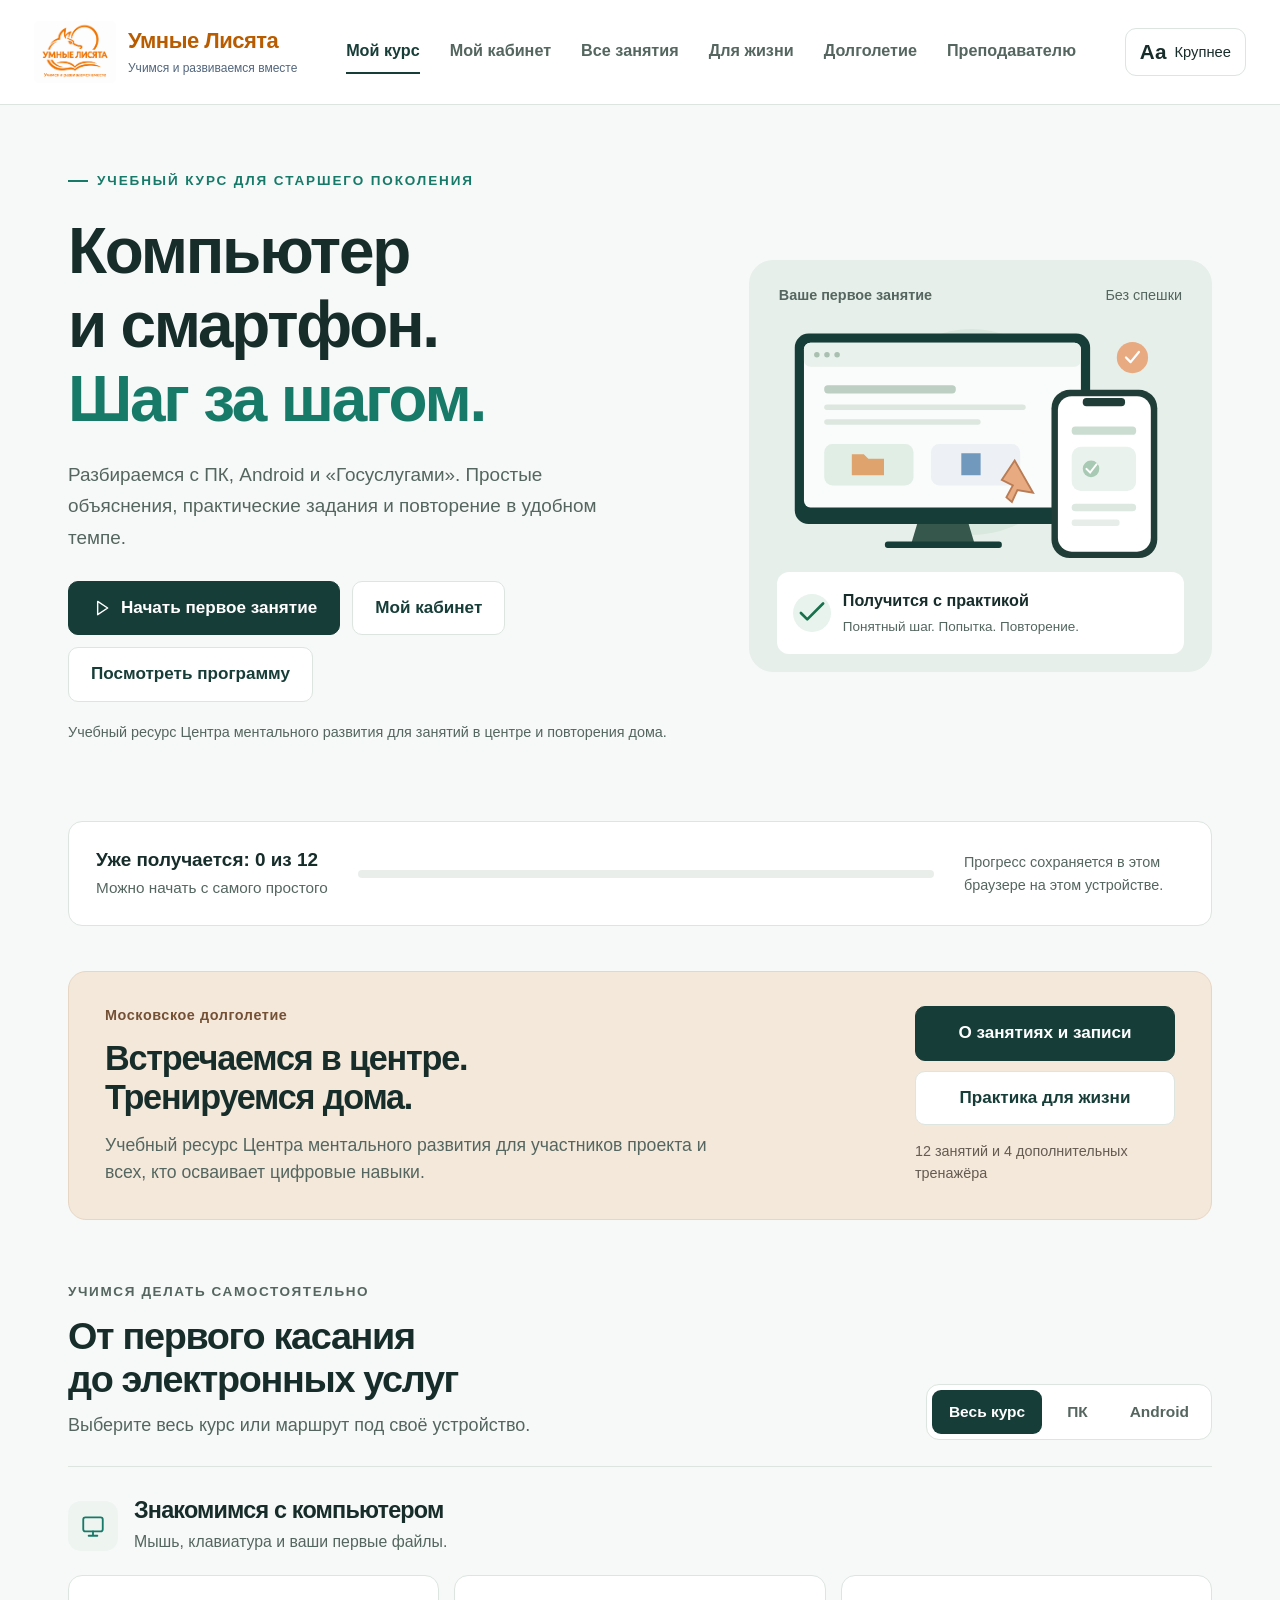
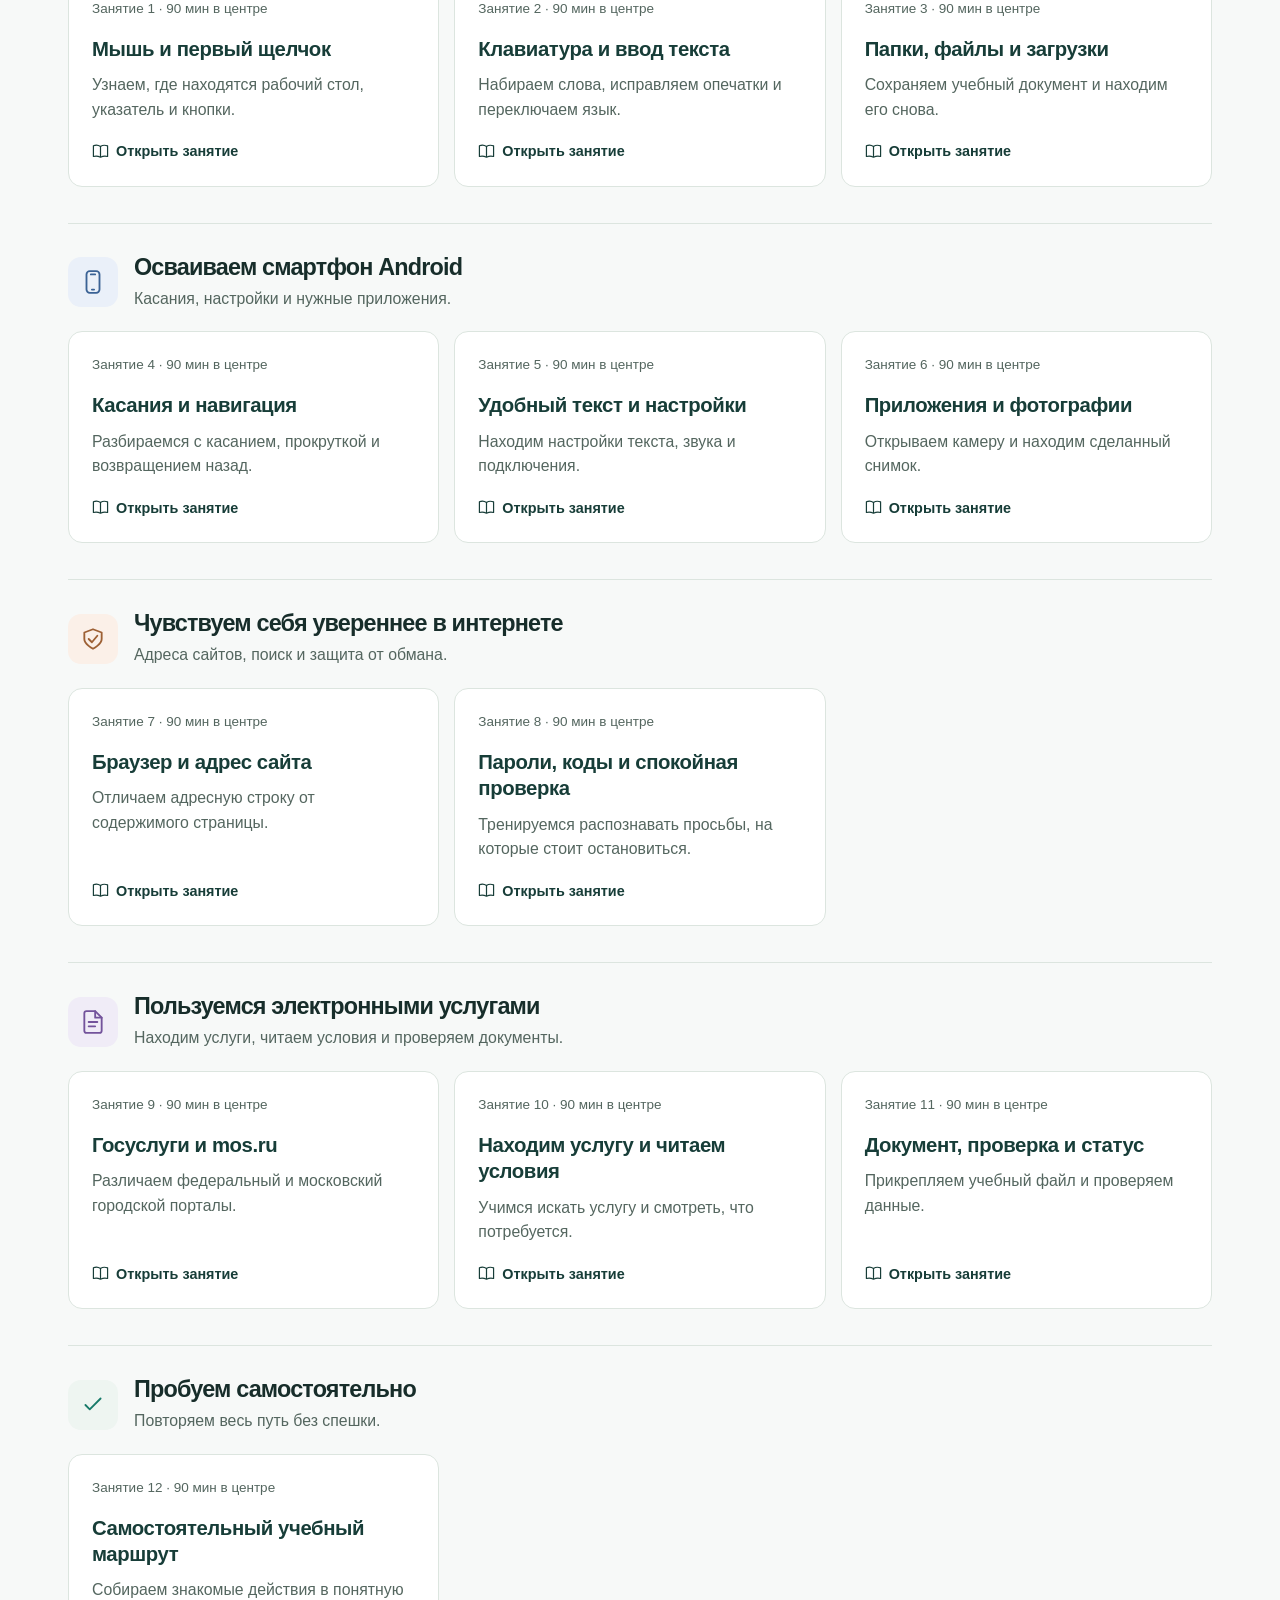
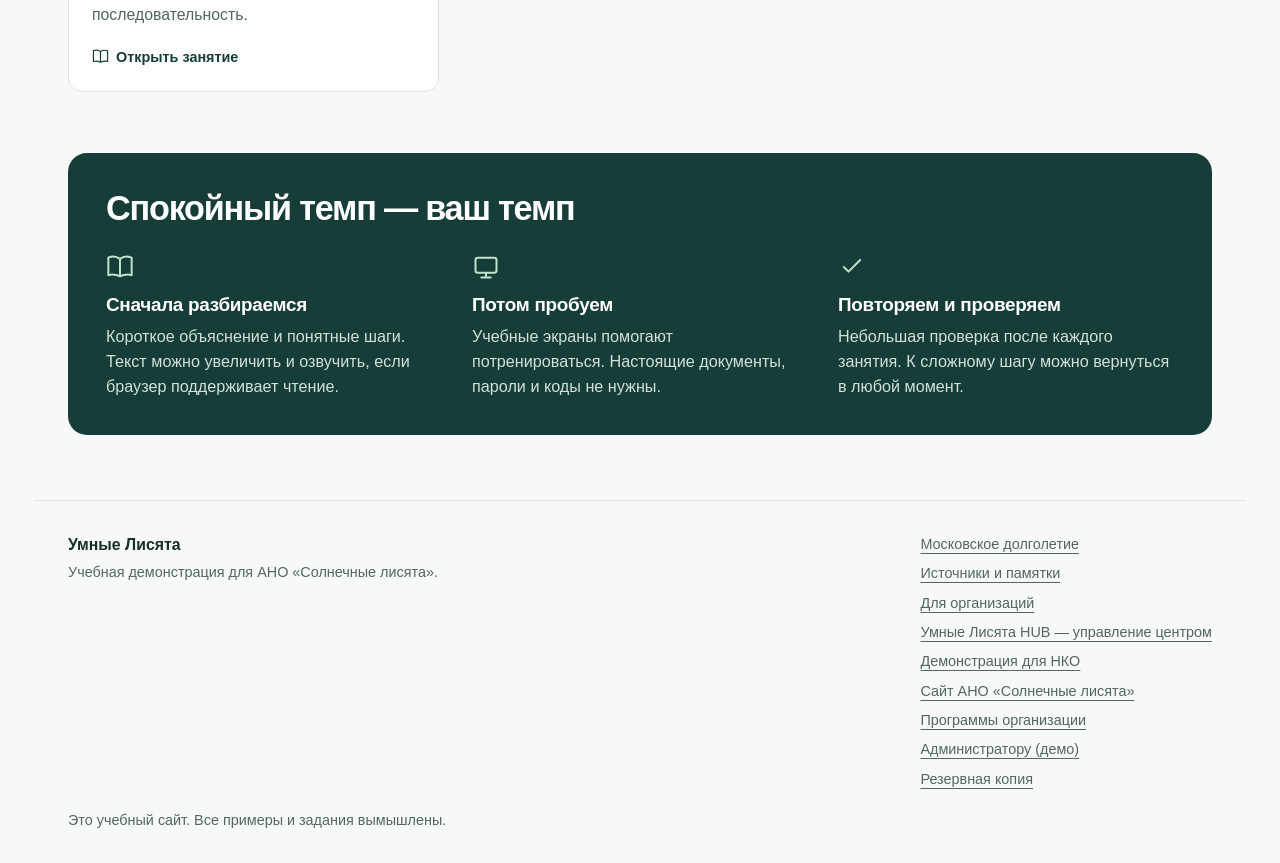
<file: index.html>
<!doctype html>
<html lang="ru">
<head>
  <meta charset="utf-8">
  <meta name="viewport" content="width=device-width, initial-scale=1,viewport-fit=cover">
  <meta name="theme-color" content="#173d38">
  <meta name="description" content="Умные Лисята — учебная демонстрация для АНО «Солнечные лисята». Курс для старшего поколения и самостоятельного повторения. Компьютер, Android, интернет и Госуслуги: понятные уроки, учебные задания и повторение в своём темпе.">
  <title>Умные Лисята — компьютер и смартфон</title>
  <link rel="stylesheet" href="./style.css?v=20261125-md1">
  <script src="./data.js?v=20261126-brand7" defer></script>
  <script src="./extras.js?v=20261126-brand7" defer></script>
  <link rel="stylesheet" href="./student.css?v=20261125-student1">
  <script src="./student.js?v=20261126-brand7" defer></script>
  <link rel="stylesheet" href="./teacher-workspace.css?v=20261125-teacher1">
  <script src="./teacher-workspace.js?v=20261126-brand7" defer></script>
  <link rel="stylesheet" href="./admin.css?v=20261126-stable1">
  <script src="./admin.js?v=20261126-brand7" defer></script>
  <script src="./backup.js?v=20261126-brand7" defer></script>
  <script src="./app.js?v=20261127-homework1" defer></script>
<link rel="stylesheet" href="./brand.css?v=7">
<link rel="icon" type="image/png" href="./assets/umnye-lisyata-logo.png">
<link rel="stylesheet" href="./mobile.css?v=2"><script defer src="./mobile.js?v=6"></script>
</head>
<body data-mobile-shell="course">
  <a class="skip-link" href="#main">Перейти к содержанию</a>
  <header class="site-header">
    <div class="header-inner">
      <a class="brand brand-foxes" href="#home" aria-label="Умные Лисята — главная страница"><img class="brand-logo" src="./assets/umnye-lisyata-logo.png" alt="" width="82" height="64"><strong>Умные Лисята<small>Учимся и развиваемся вместе</small></strong></a>
      <nav aria-label="Основная навигация"><a href="#home" data-nav="home">Мой курс</a><a href="#student" data-nav="student">Мой кабинет</a><a href="#program" data-nav="program">Все занятия</a><a href="#life" data-nav="life">Для жизни</a><a href="#dolgoletie" data-nav="dolgoletie" aria-label="Московское долголетие">Долголетие</a><a href="#teacher" data-nav="teacher">Преподавателю</a></nav>
      <button class="font-button" id="font-toggle" type="button" aria-pressed="false" aria-label="Увеличить размер текста"><span aria-hidden="true">Аа</span><span class="font-label">Крупнее</span></button>
    </div>
  </header>
  <main id="main" tabindex="-1"></main>
  <footer class="site-footer"><div><strong>Умные Лисята</strong><span>Учебная демонстрация для АНО «Солнечные лисята».</span></div><div class="footer-links"><a href="#dolgoletie">Московское долголетие</a><a href="#sources">Источники и памятки</a><a href="./client.html">Для организаций</a><a href="./hub/">Умные Лисята HUB — управление центром</a><a href="./education/#demo">Демонстрация для НКО</a><a href="./center/">Сайт АНО «Солнечные лисята»</a><a href="./education/#programs">Программы организации</a><a href="#admin">Администратору (демо)</a><a href="#backup">Резервная копия</a></div><p>Это учебный сайт. Все примеры и задания вымышлены.</p></footer>
  <div id="announcer" class="sr-only" aria-live="polite" aria-atomic="true"></div>
  <noscript><p class="notice">Для интерактивных заданий включите JavaScript в браузере.</p></noscript>
</body>
</html>
</file>
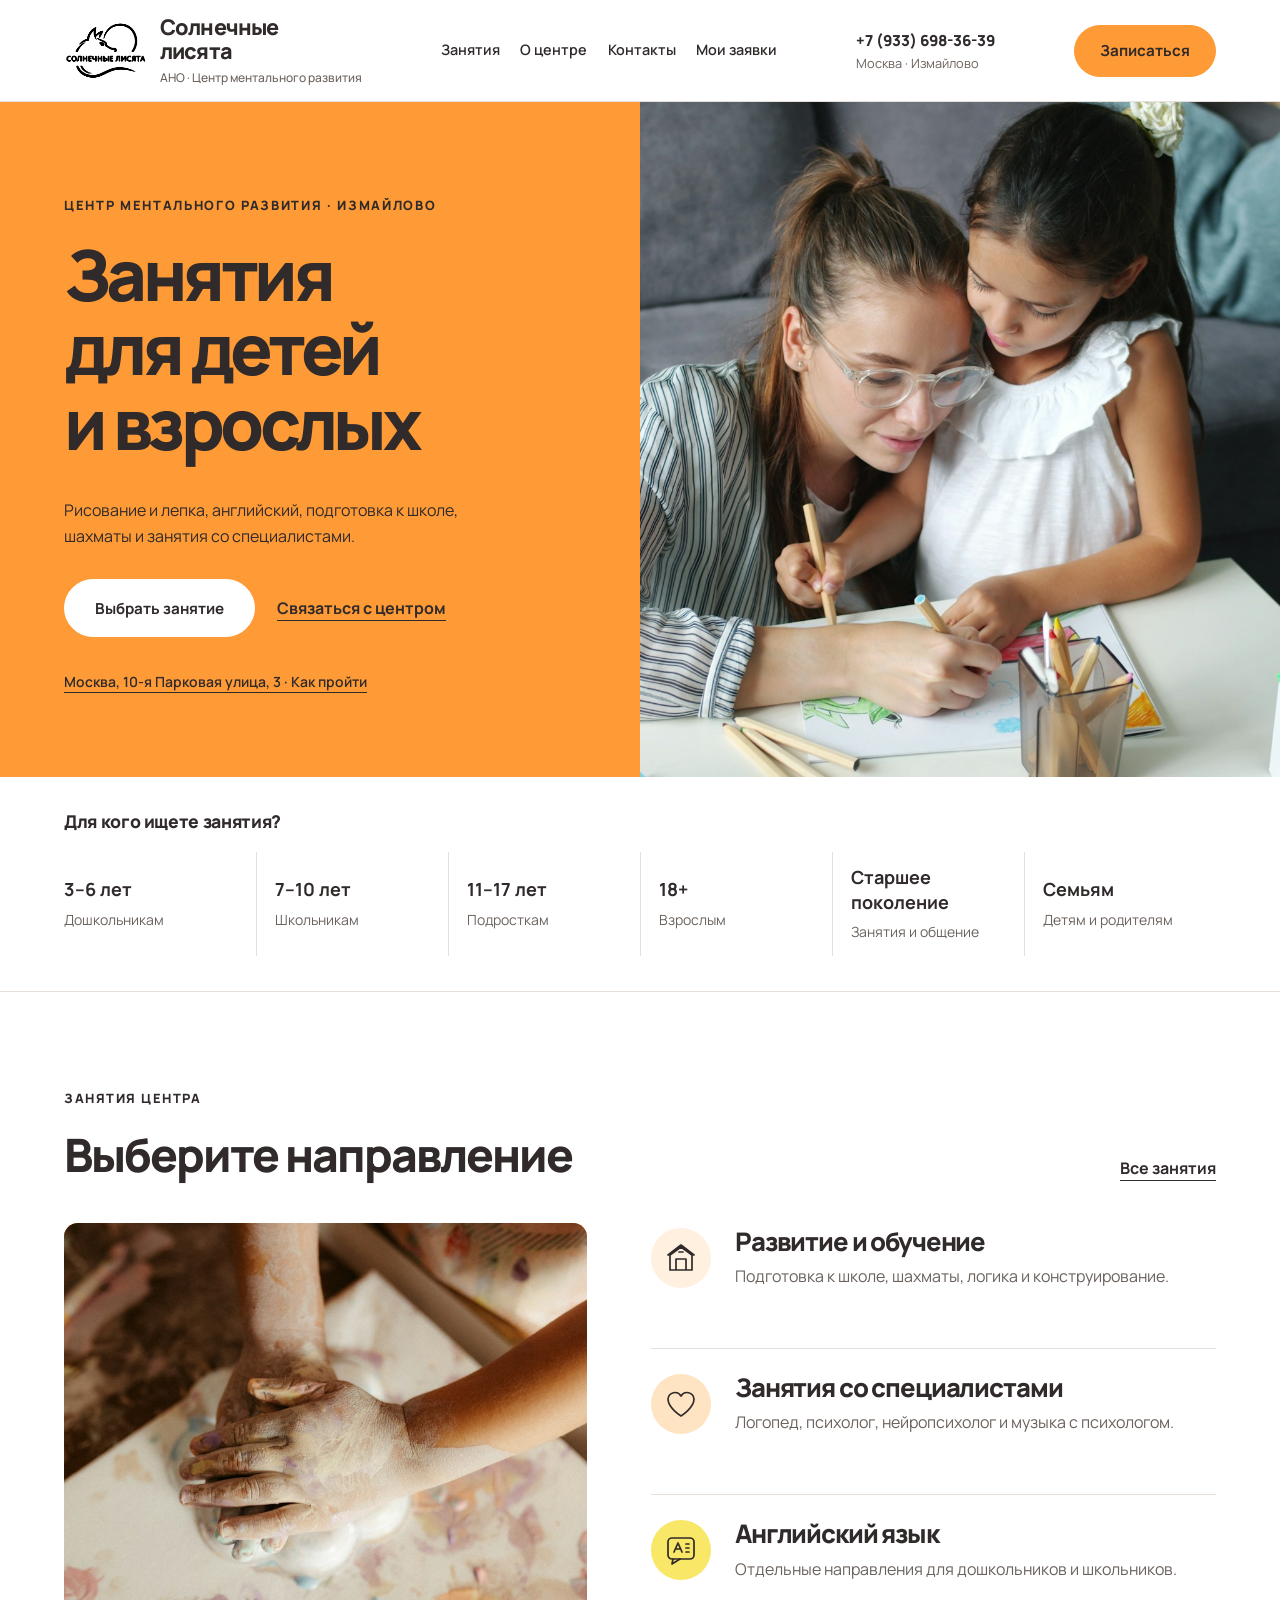
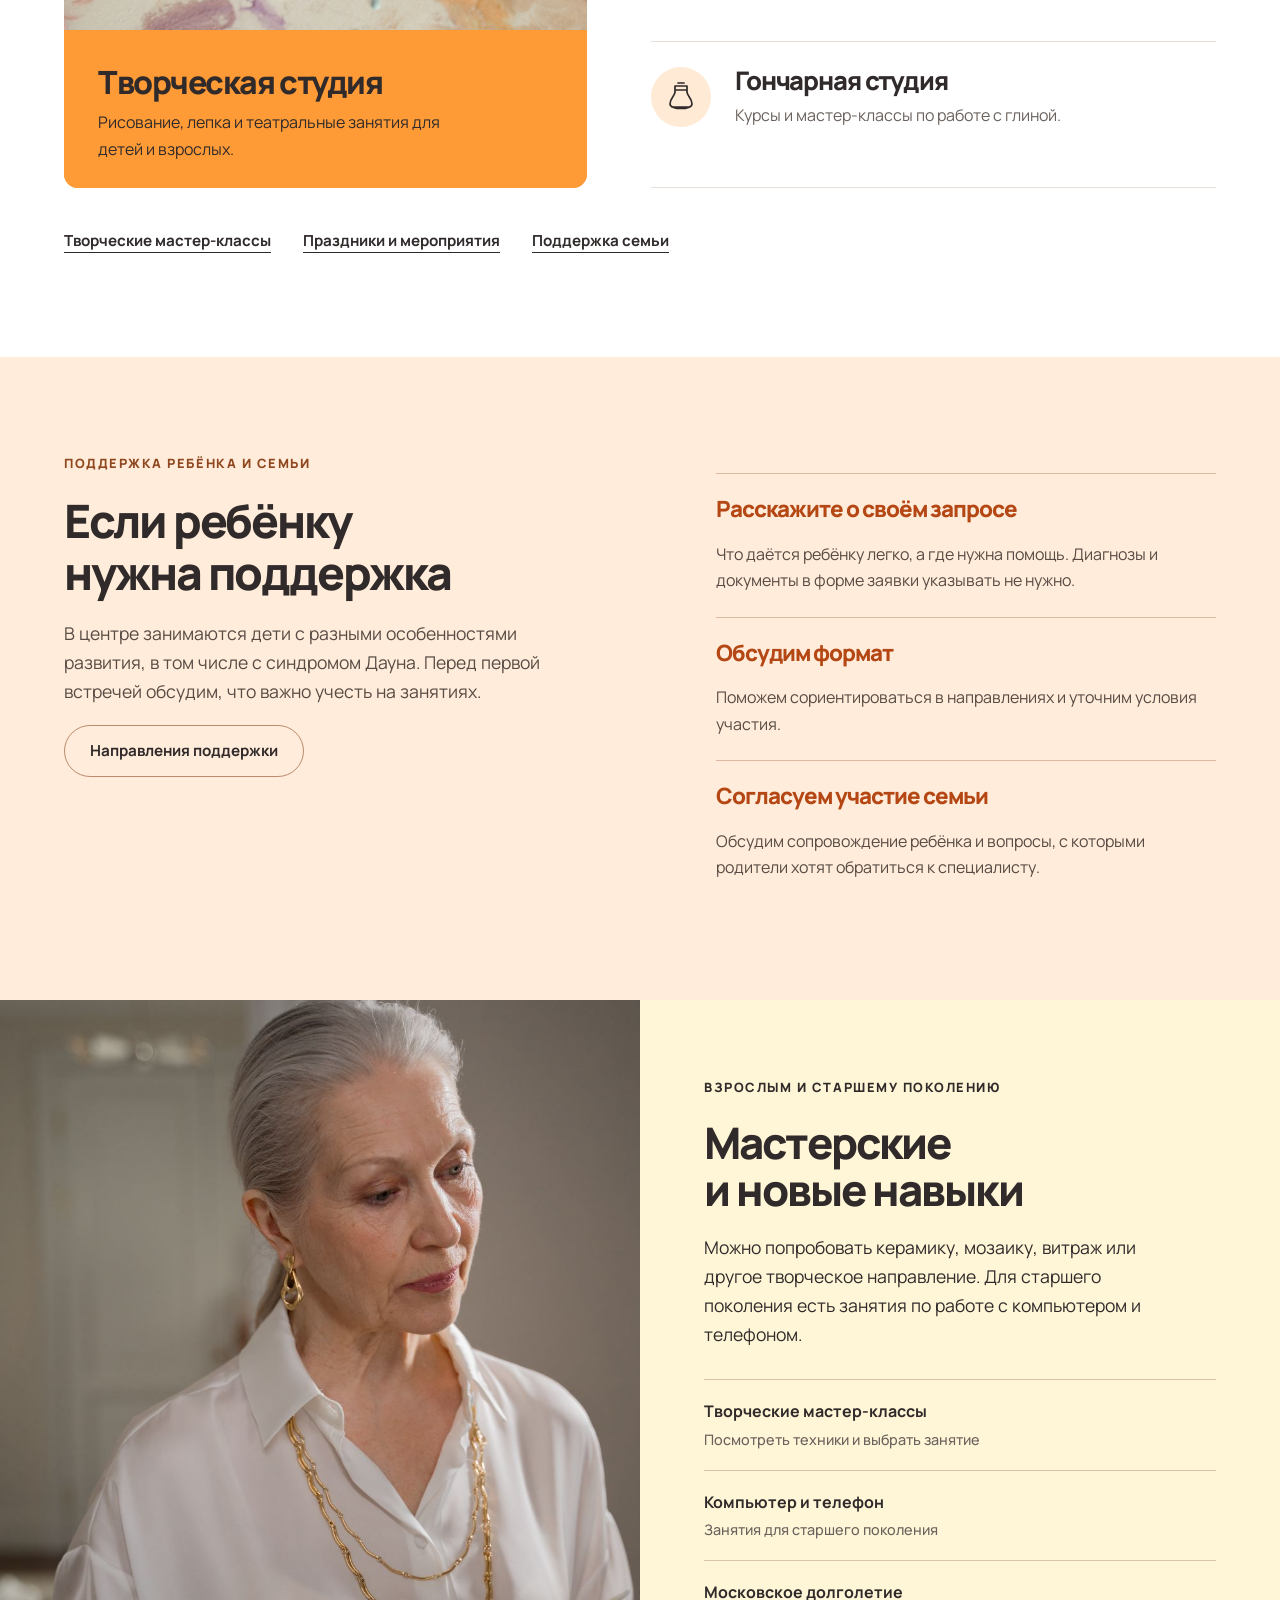
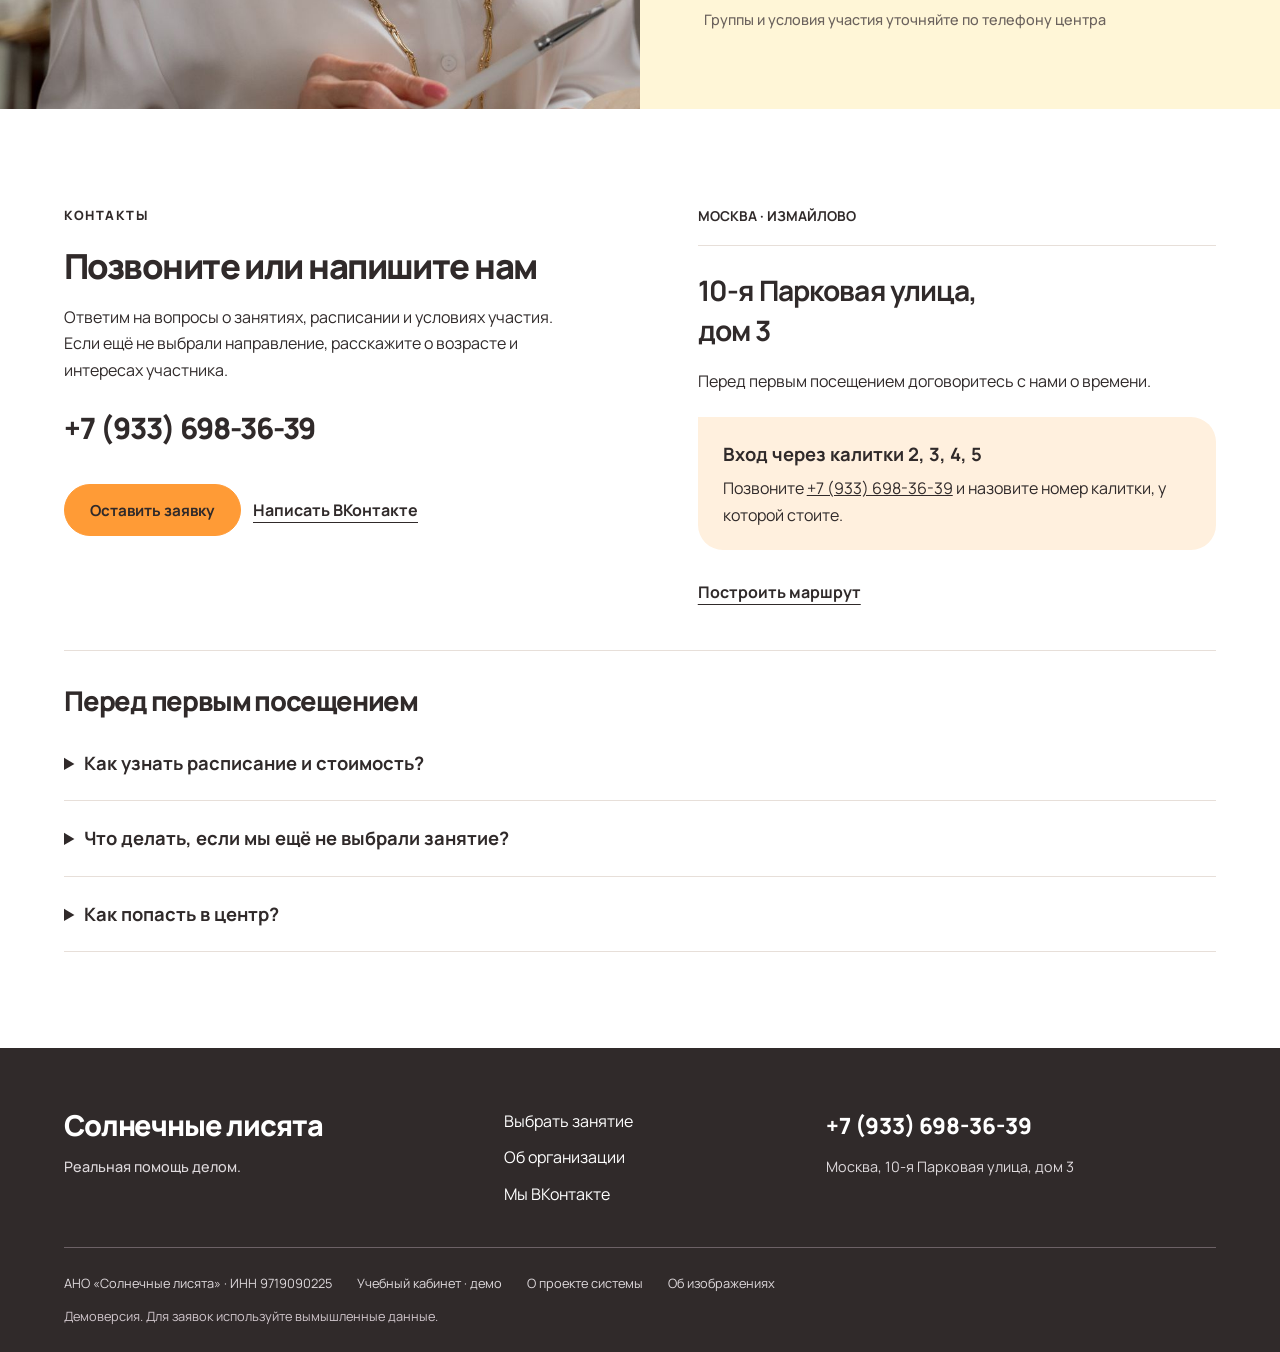
<file: center/index.html>
<!doctype html>
<html lang="ru">
<head>
  <meta charset="utf-8">
  <meta name="viewport" content="width=device-width, initial-scale=1, viewport-fit=cover">
  <meta name="theme-color" content="#ffffff">
  <meta name="description" content="АНО «Солнечные лисята» — центр ментального развития в Измайлово. Творчество, обучение и общение для детей и взрослых. Москва, 10-я Парковая, 3.">
  <title>АНО «Солнечные лисята» — разные значит вместе</title>
  <link rel="icon" href="favicon.svg" type="image/svg+xml">
  <link rel="preload" href="../assets/family/together.jpg" as="image" fetchpriority="high">
  <link rel="stylesheet" href="site.css?v=usability1">
  <script defer src="../education/catalog.js?v=13"></script>
  <script defer src="../education/organization.js?v=12"></script>
  <script defer src="../education/workspace-core.js?v=8"></script>
  <script defer src="../education/admission-core.js?v=9"></script>
  <script defer src="../education/homework-core.js?v=1"></script>
  <script defer src="store.js?v=1"></script>
  <script defer src="catalog-core.js?v=usability1"></script>
  <script defer src="site.js?v=usability1"></script>
</head>
<body>
  <a class="skip" href="#main">Перейти к содержанию</a>
  <header class="header">
    <a class="brand" href="#home" aria-label="АНО Солнечные лисята — главная"><span class="brand-mark"><img src="../assets/solnechnye-lisyata-logo.png" alt="" width="1432" height="1098"></span><span>Солнечные<br>лисята<small>АНО · Центр ментального развития</small></span></a>
    <button class="menu-toggle" id="menu-toggle" type="button" aria-expanded="false" aria-controls="site-nav">Меню <span aria-hidden="true"></span></button>
    <nav id="site-nav" aria-label="Основная навигация"><a href="#directions">Занятия</a><a href="#about">О центре</a><a href="#contacts">Контакты</a><a href="#requests">Мои заявки</a></nav>
    <div class="header-contact"><a href="tel:+79336983639">+7 (933) 698-36-39</a><span>Москва · Измайлово</span></div>
    <a class="button warm header-apply" href="#apply">Записаться</a>
  </header>
  <main id="main" tabindex="-1"></main>
  <footer class="footer">
    <div class="footer-inner"><a class="footer-brand" href="#home">Солнечные лисята<span>Реальная помощь делом.</span></a><div class="footer-links"><a href="#directions">Выбрать занятие</a><a href="#about">Об организации</a><a href="https://vk.ru/club239727985" target="_blank" rel="noopener noreferrer">Мы ВКонтакте</a></div><div><a class="footer-phone" href="tel:+79336983639">+7 (933) 698-36-39</a><p>Москва, 10-я Парковая улица, дом 3</p></div></div>
    <div class="footer-bottom"><span>АНО «Солнечные лисята» · ИНН 9719090225</span><a href="../education/?v=showcase1#student">Учебный кабинет · демо</a><a href="../client.html#data-center">О проекте системы</a><a href="#photos">Об изображениях</a><span>Демоверсия. Для заявок используйте вымышленные данные.</span></div>
  </footer>
  <nav class="mobile-contact" aria-label="Быстрая связь"><a href="tel:+79336983639">Позвонить</a><a class="primary" href="#apply">Записаться</a></nav>
  <noscript><p class="notice">Для каталога и учебной формы включите JavaScript. Связаться с центром можно по телефону +7 (933) 698-36-39.</p></noscript>
</body>
</html>
</file>
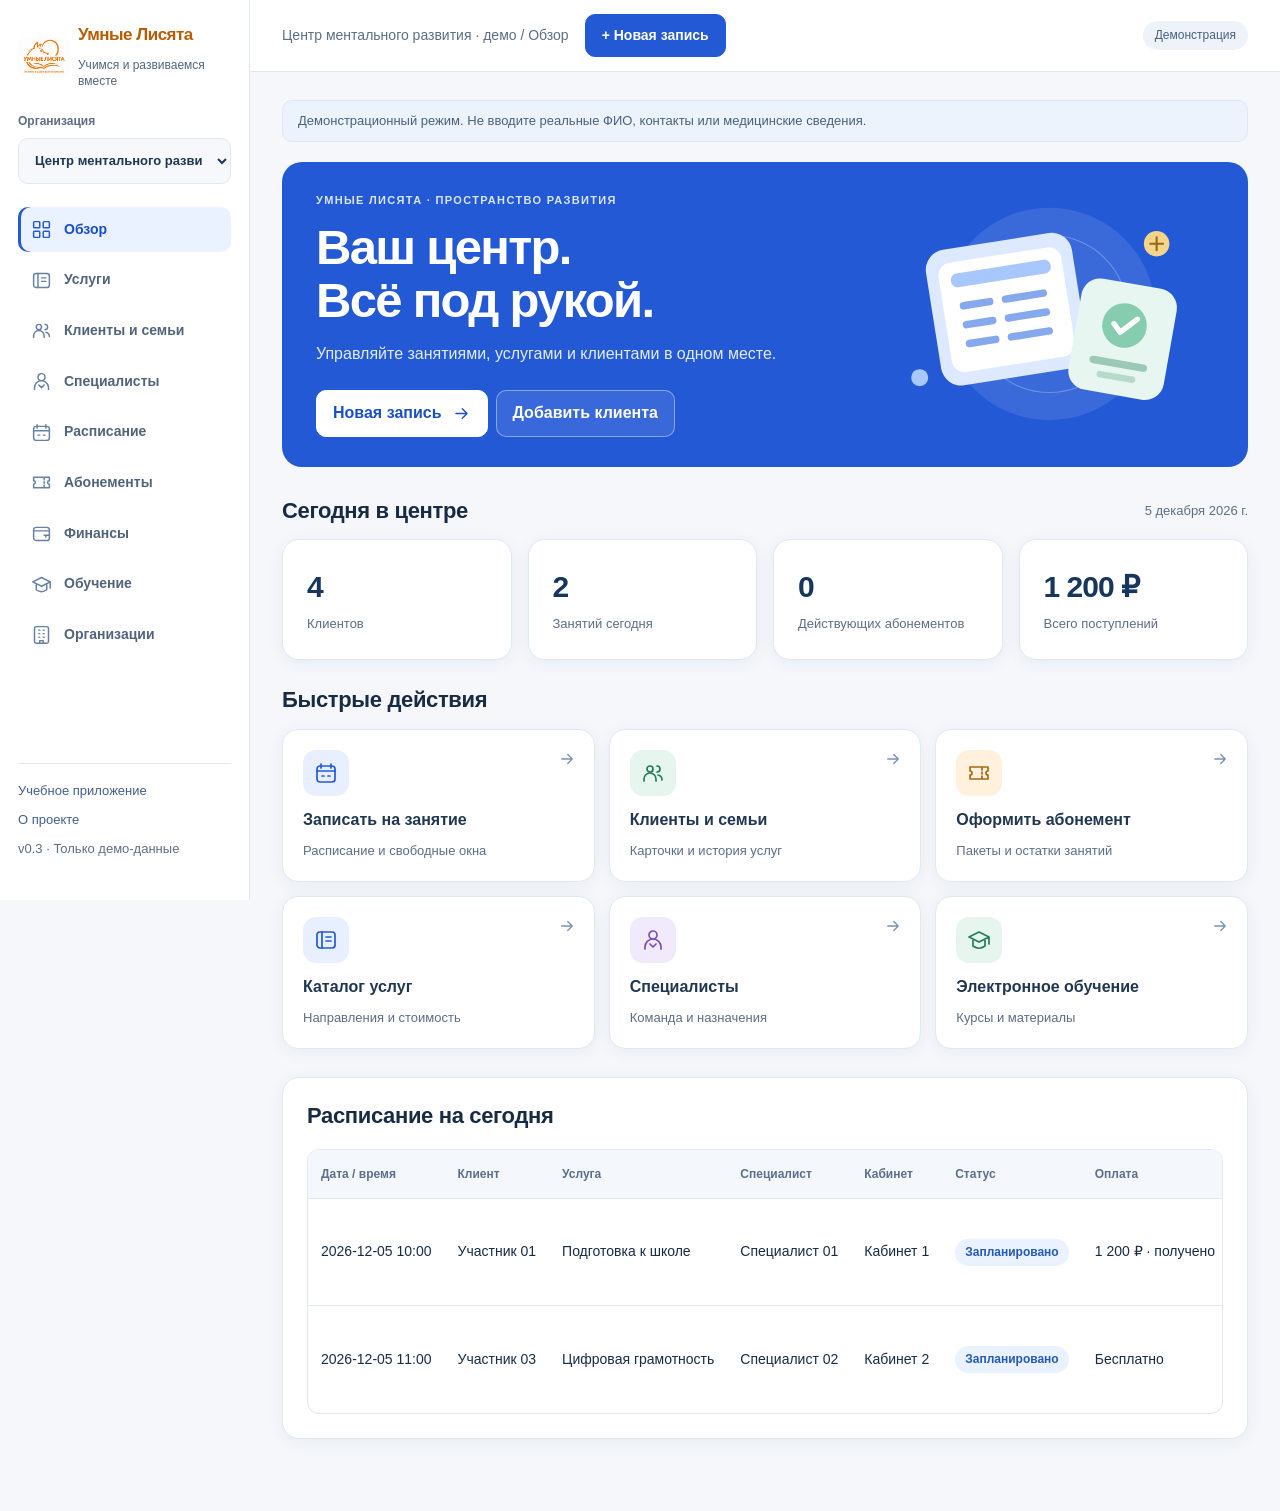
<file: hub/index.html>
<!doctype html><html lang="ru"><head><meta charset="utf-8"><meta name="viewport" content="width=device-width,initial-scale=1,viewport-fit=cover"><meta name="theme-color" content="#2459d6"><title>Умные Лисята HUB — управление центром</title><link rel="stylesheet" href="style.css?v=3"><script defer src="core.js?v=3"></script><script defer src="app.js?v=7"></script><link rel="stylesheet" href="../brand.css?v=7">
<link rel="icon" type="image/png" href="../assets/umnye-lisyata-logo.png">
<link rel="stylesheet" href="../mobile.css?v=2"><script defer src="../mobile.js?v=2"></script>
</head><body data-mobile-shell="hub"><aside><a class="brand brand-foxes" href="#home" aria-label="Умные Лисята — главная страница"><img class="brand-logo" src="../assets/umnye-lisyata-logo.png" alt="" width="82" height="64"><strong>Умные Лисята<small>Учимся и развиваемся вместе</small></strong></a><label>Организация<select id="center"></select></label><nav id="nav" aria-label="Разделы HUB"></nav><div class="foot"><a href="../">Учебное приложение</a><a href="../client.html">О проекте</a><p>v0.3 · Только демо-данные</p></div></aside><div class="workspace"><header><button id="menu" aria-label="Меню" aria-expanded="false">☰</button><span id="crumb">Рабочее пространство</span><a class="btn primary header-action" href="#bookings">+ Новая запись</a><span class="demo">Демонстрация</span></header><main id="main" tabindex="-1"></main></div><div id="toast" role="status"></div></body></html>
</file>
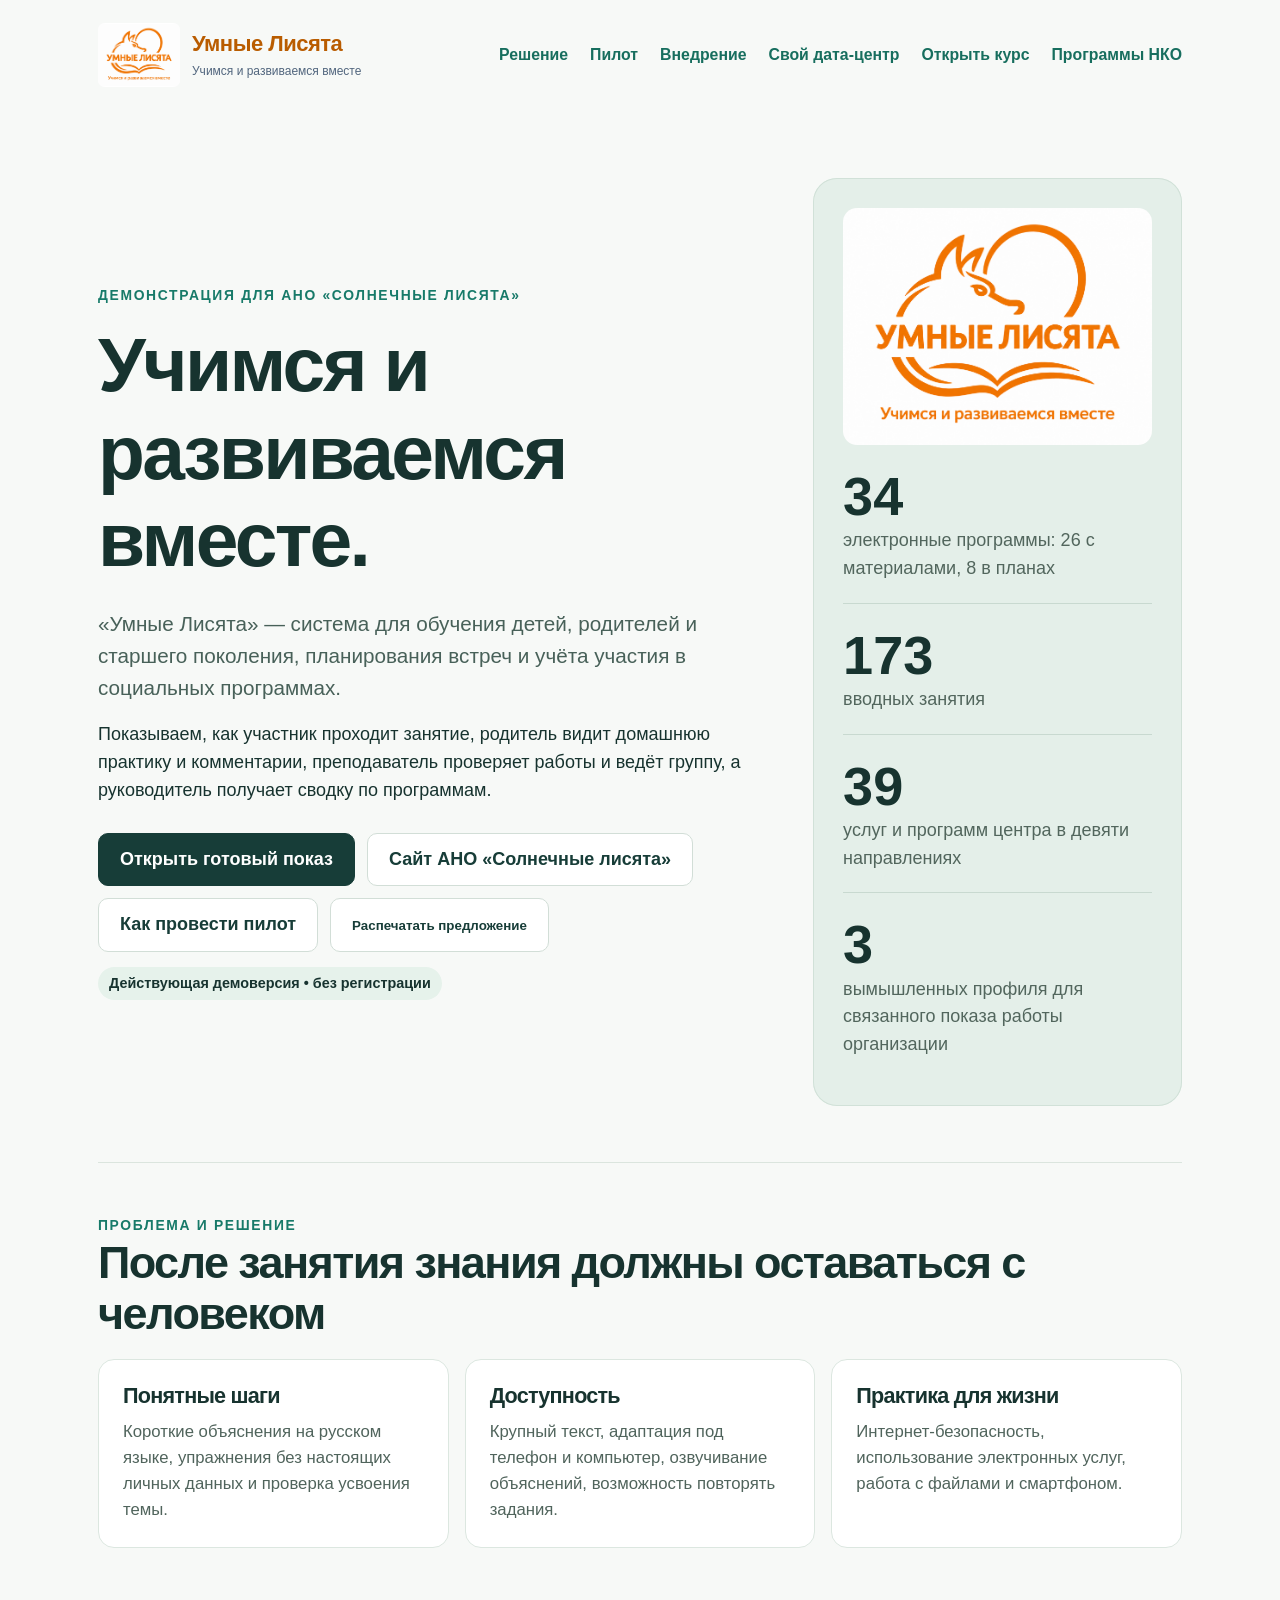
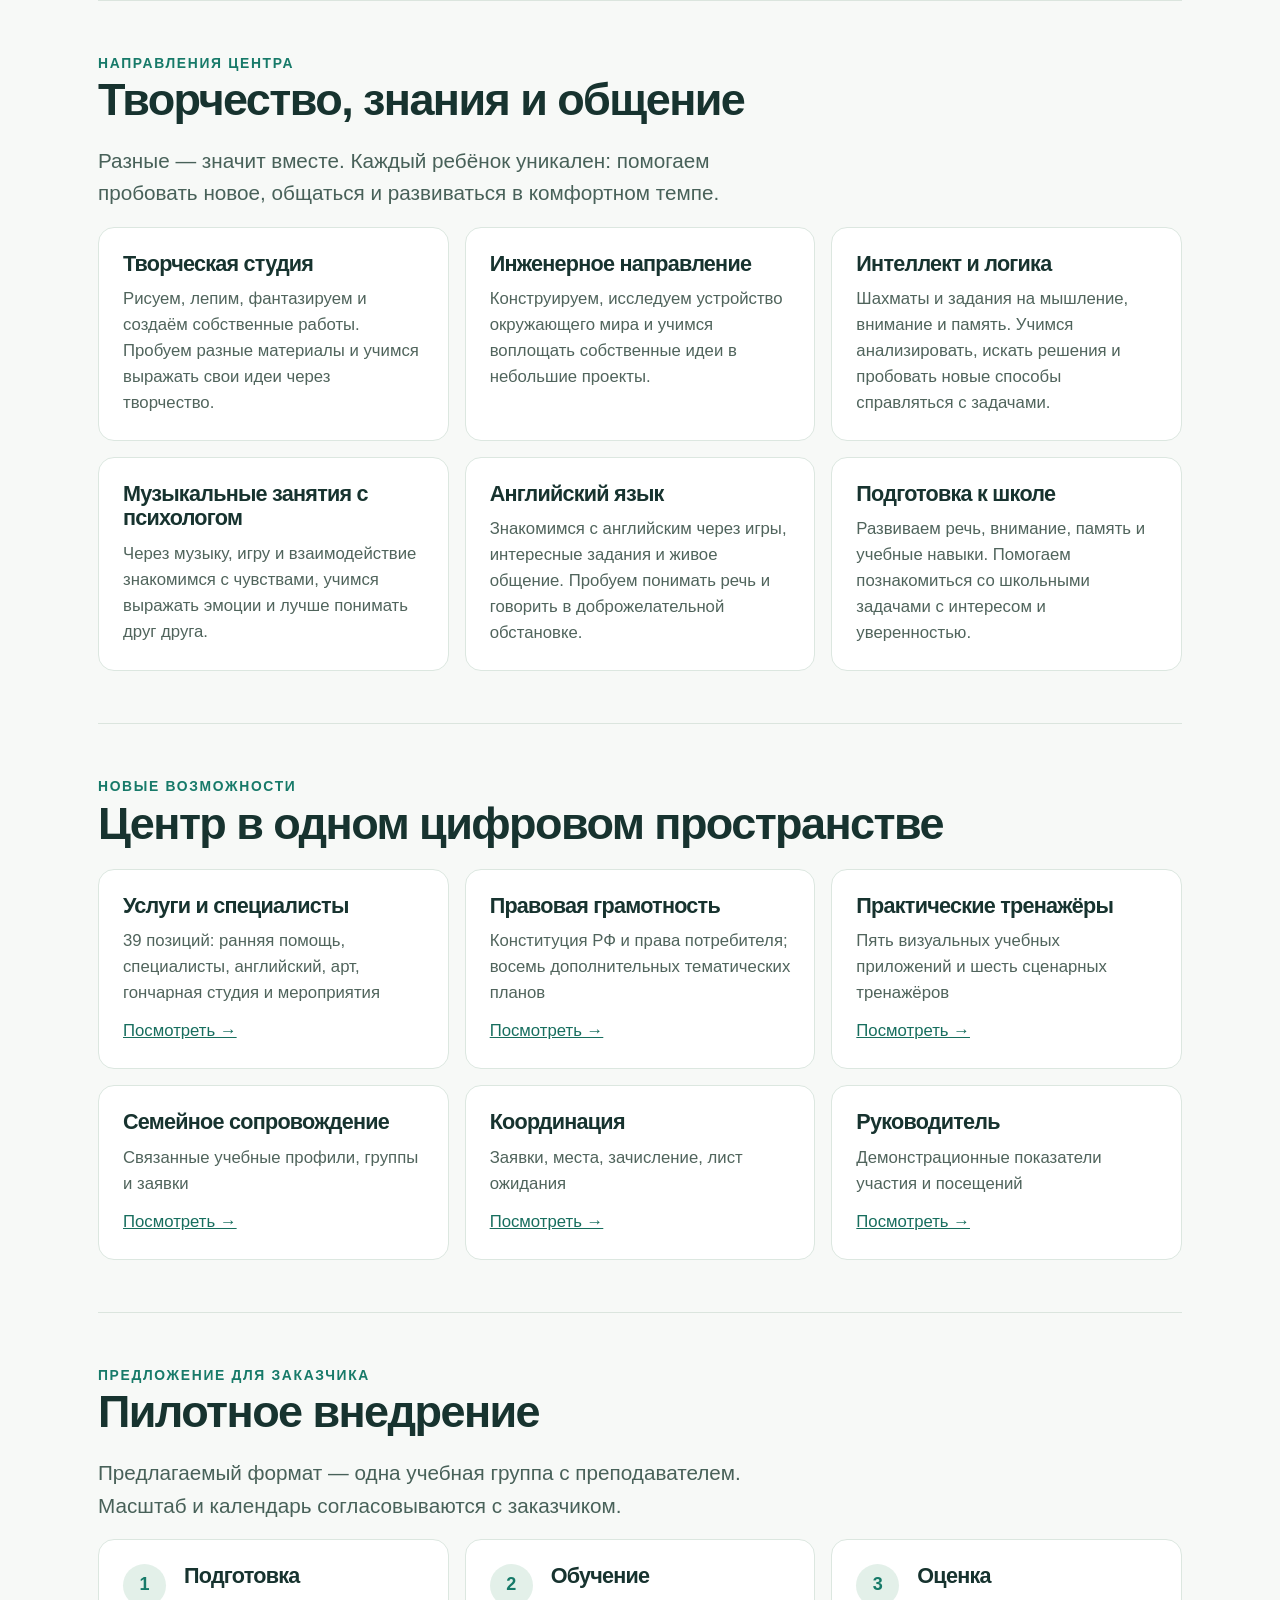
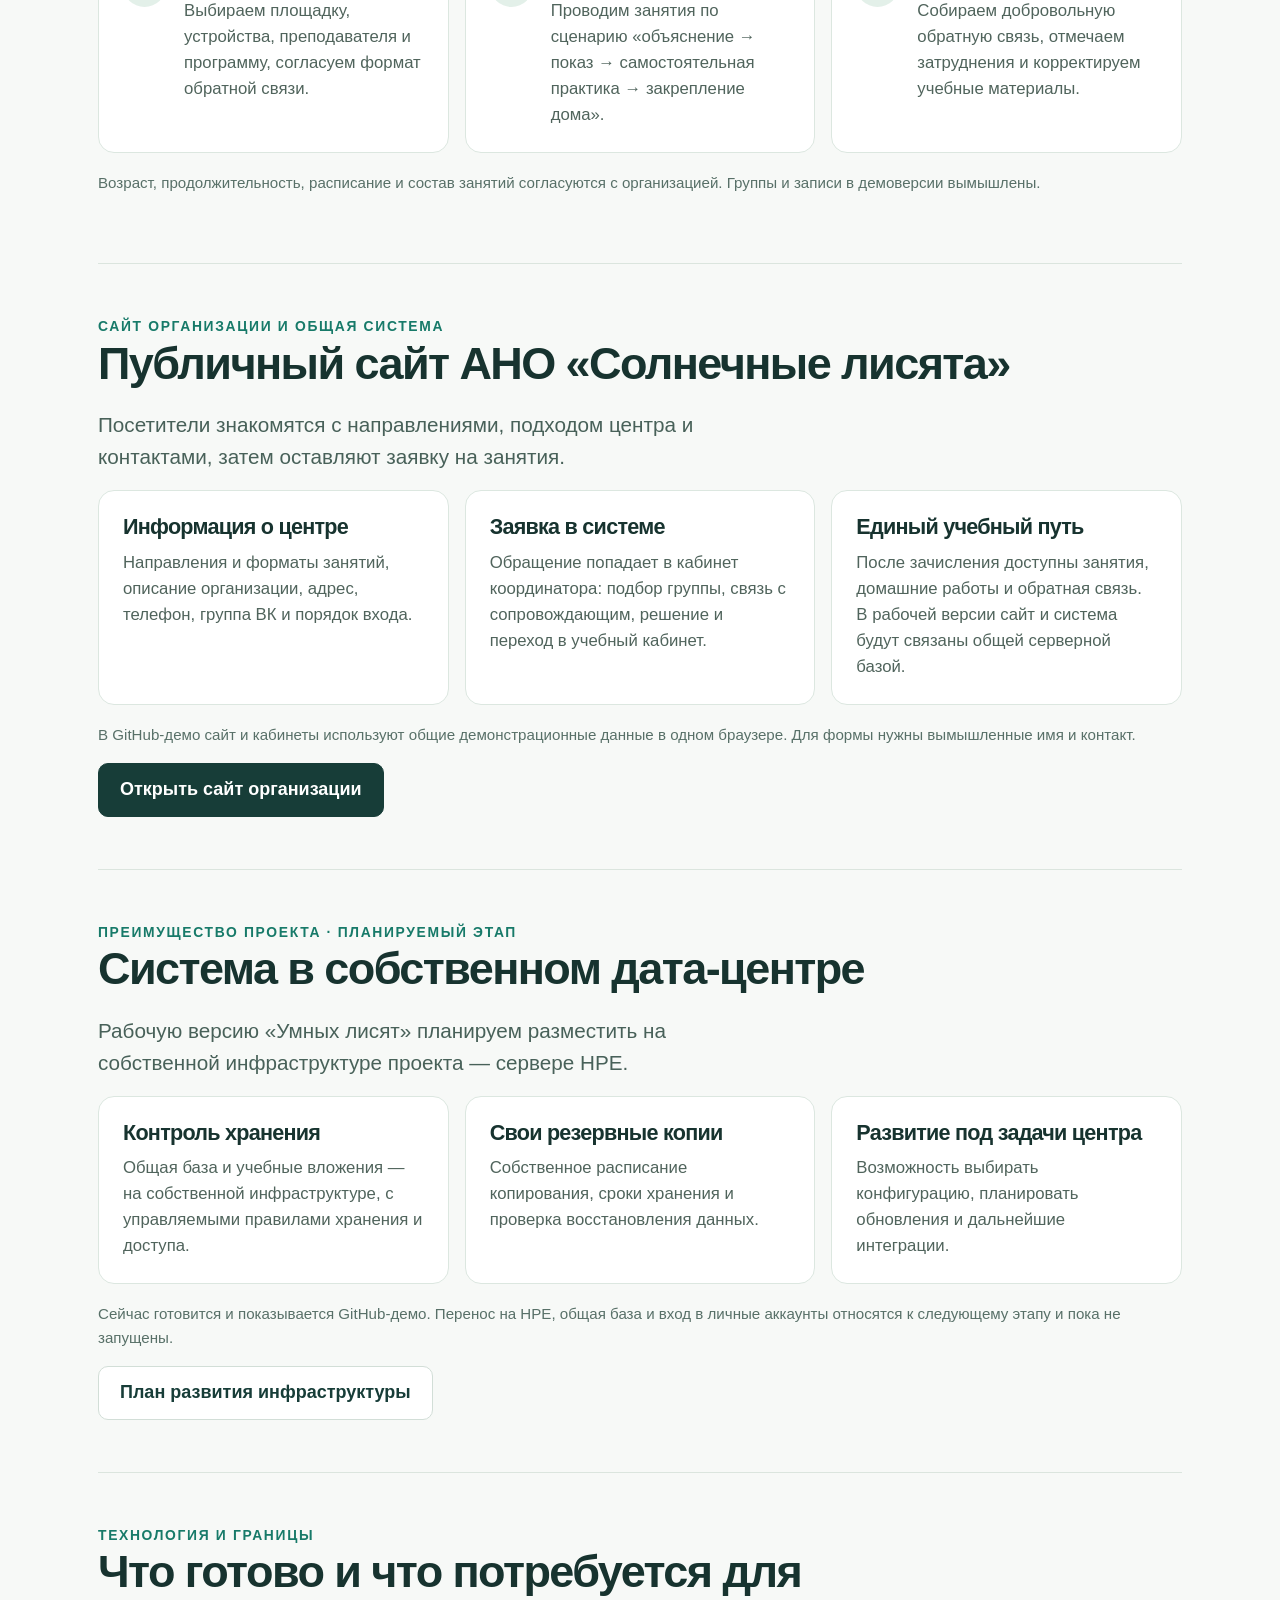
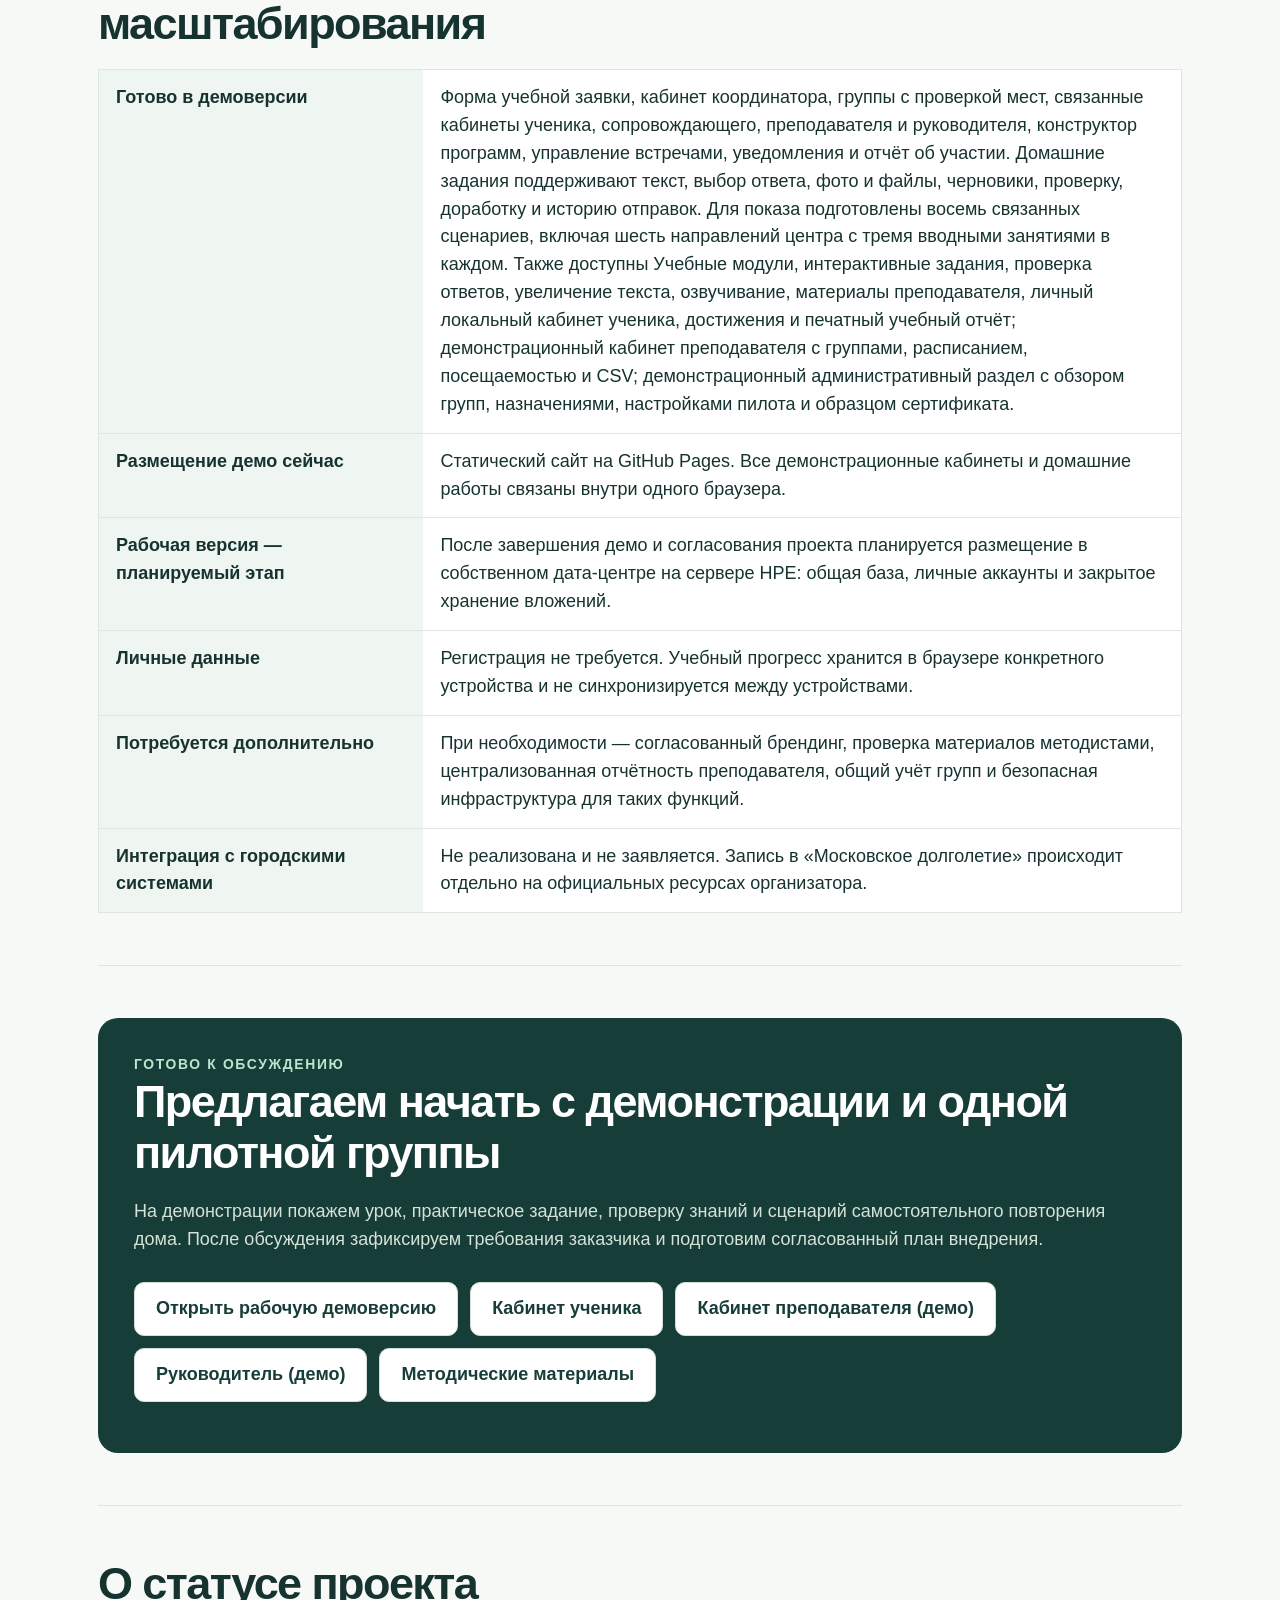
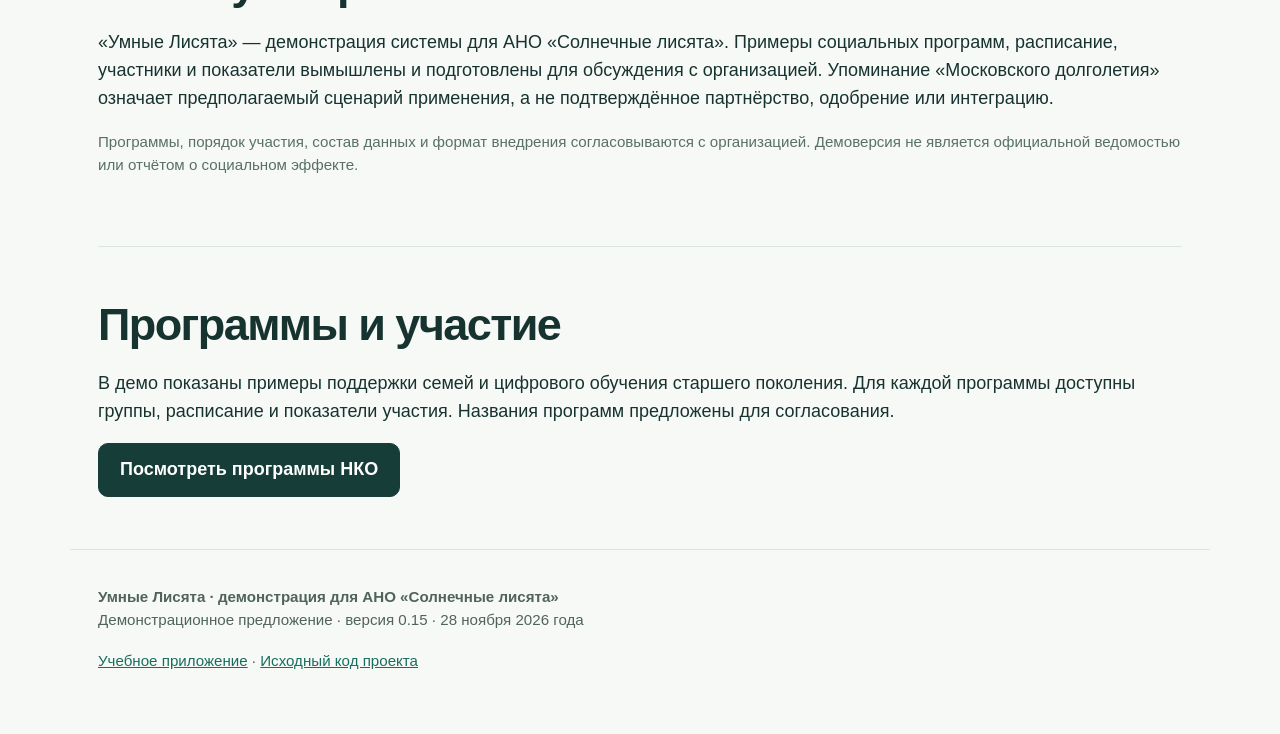
<file: client.html>
<!doctype html>
<html lang="ru">
<head>
<meta charset="utf-8"><meta name="viewport" content="width=device-width,initial-scale=1">
<meta name="theme-color" content="#173d38">
<meta name="description" content="Умные Лисята — система обучения и поддержки участников социальных программ. Демонстрация для АНО «Солнечные лисята».">
<title>Умные Лисята — демонстрация для АНО «Солнечные лисята»</title>
<style>
:root{font-family:Inter,"Segoe UI",Arial,sans-serif;color:#17332f;font-size:18px;line-height:1.55;background:#f7f9f7}
*{box-sizing:border-box}body{margin:0}a{color:#176e5e}a:focus-visible{outline:3px solid #227dbb;outline-offset:4px}
header,main,footer{max-width:1140px;margin:auto;padding:0 28px}
header{display:flex;align-items:center;justify-content:space-between;gap:20px;padding-top:23px;padding-bottom:23px}
.logo{text-decoration:none;font-size:1.5rem;font-weight:800;letter-spacing:-.05em;color:#173d38}.logo span{display:inline-grid;place-items:center;background:#173d38;color:white;width:38px;height:38px;border-radius:11px;margin-right:9px}
nav{display:flex;gap:22px;flex-wrap:wrap}nav a{text-decoration:none;font-size:.88rem;font-weight:650}
.hero{padding:68px 0 56px;display:grid;grid-template-columns:1.3fr .7fr;gap:30px;align-items:center}
.kicker{text-transform:uppercase;letter-spacing:.12em;color:#177a69;font-weight:750;font-size:.77rem}
h1,h2,h3{line-height:1.14;letter-spacing:-.035em}h1{font-size:clamp(2.5rem,6vw,4.4rem);margin:15px 0 24px}h2{font-size:clamp(1.8rem,4vw,2.5rem);margin:0 0 20px}h3{font-size:1.2rem;margin:0 0 10px}p{margin:0 0 17px}.lead{font-size:1.15rem;color:#486159;max-width:670px}
.actions{display:flex;gap:12px;flex-wrap:wrap;margin:28px 0 15px}.btn{display:inline-flex;align-items:center;justify-content:center;min-height:52px;padding:12px 21px;border-radius:10px;border:1px solid #d2ded7;background:white;text-decoration:none;font-weight:700;color:#173d38}.btn.primary{color:white;background:#173d38;border-color:#173d38}
.hero-side{background:#e4efe9;border-radius:24px;padding:30px;box-shadow:inset 0 0 0 1px #d1e1d8}.hero-side strong{font-size:3rem;display:block;line-height:1.15}.hero-side p{color:#52665d}.hero-side hr{border:0;border-top:1px solid #c8d9d0;margin:20px 0}
section{padding:52px 0;border-top:1px solid #dbe5de}.grid{display:grid;grid-template-columns:repeat(3,1fr);gap:16px}.tile{background:#fff;border:1px solid #dce7e0;border-radius:16px;padding:24px}.tile p{color:#50645c;font-size:.93rem;margin:0}.step{display:flex;align-items:flex-start;gap:18px}.number{display:grid;place-items:center;width:43px;height:43px;border-radius:50%;flex:none;background:#e3f0e9;font-weight:800;color:#177a69}
.focus{background:#173d38;border-radius:20px;color:#fff;padding:36px}.focus p{color:#d5e2d8}.focus .btn{background:white;color:#173d38}.fine{color:#587068;font-size:.84rem}.pill{display:inline-block;padding:5px 11px;background:#e6f2eb;border-radius:99px;font-size:.8rem;font-weight:700}
table{width:100%;border-collapse:collapse;background:white;border:1px solid #dce7e0}th,td{text-align:left;vertical-align:top;padding:14px 17px;border-bottom:1px solid #dce7e0}th{width:30%;background:#eff5f1}
footer{padding-top:35px;padding-bottom:45px;border-top:1px solid #dbe5de;color:#50645c;font-size:.84rem}
@media(max-width:780px){header{align-items:flex-start;flex-direction:column}.hero{grid-template-columns:1fr;padding:43px 0}.grid{grid-template-columns:1fr}section{padding:39px 0}.hero-side strong{font-size:2.5rem}.focus{padding:25px}}
@media print{body{background:white;font-size:11pt}header nav,.actions,.no-print{display:none!important}header,main,footer{padding-left:0;padding-right:0}.hero{padding:25px 0}.hero-side,.tile{break-inside:avoid}section{padding:24px 0}a{text-decoration:none;color:inherit}.focus{background:#f0f4f1;color:#173d38}.focus p{color:#173d38}}
</style>
<link rel="stylesheet" href="./brand.css?v=7">
<link rel="icon" type="image/png" href="./assets/umnye-lisyata-logo.png">
</head>
<body>
<header><a class="logo brand-foxes" href="./education/#demo" aria-label="Умные Лисята — главная страница"><img class="brand-logo" src="./assets/umnye-lisyata-logo.png" alt="" width="82" height="64"><strong>Умные Лисята<small>Учимся и развиваемся вместе</small></strong></a><nav aria-label="Навигация"><a href="#solution">Решение</a><a href="#pilot">Пилот</a><a href="#implementation">Внедрение</a><a href="#data-center">Свой дата-центр</a><a href="./index.html#home">Открыть курс</a><a href="./education/#programs">Программы НКО</a></nav></header>
<main>
<div class="hero"><div><div class="kicker">Демонстрация для АНО «Солнечные лисята»</div><h1>Учимся и развиваемся вместе.</h1><p class="lead">«Умные Лисята» — система для обучения детей, родителей и старшего поколения, планирования встреч и учёта участия в социальных программах.</p><p>Показываем, как участник проходит занятие, родитель видит домашнюю практику и комментарии, преподаватель проверяет работы и ведёт группу, а руководитель получает сводку по программам.</p><div class="actions"><a class="btn primary" href="./education/?v=showcase1#showcase">Открыть готовый показ</a><a class="btn" href="./center/">Сайт АНО «Солнечные лисята»</a><a class="btn" href="#pilot">Как провести пилот</a><button class="btn no-print" type="button" onclick="window.print()">Распечатать предложение</button></div><span class="pill">Действующая демоверсия • без регистрации</span></div>
<aside class="hero-side" aria-label="Умные Лисята"><img src="./assets/umnye-lisyata-logo.png" alt="Умные Лисята — учимся и развиваемся вместе" width="320" height="245" style="display:block;width:100%;height:auto;border-radius:14px;background:white;margin-bottom:20px"><strong>34</strong><p>электронные программы: 26 с материалами, 8 в планах</p><hr><strong>173</strong><p>вводных занятия</p><hr><strong>39</strong><p>услуг и программ центра в девяти направлениях</p><hr><strong>3</strong><p>вымышленных профиля для связанного показа работы организации</p></aside></div>
<section id="solution"><div class="kicker">Проблема и решение</div><h2>После занятия знания должны оставаться с человеком</h2><div class="grid"><article class="tile"><h3>Понятные шаги</h3><p>Короткие объяснения на русском языке, упражнения без настоящих личных данных и проверка усвоения темы.</p></article><article class="tile"><h3>Доступность</h3><p>Крупный текст, адаптация под телефон и компьютер, озвучивание объяснений, возможность повторять задания.</p></article><article class="tile"><h3>Практика для жизни</h3><p>Интернет-безопасность, использование электронных услуг, работа с файлами и смартфоном.</p></article></div></section>
<section><div class="kicker">Направления центра</div><h2>Творчество, знания и общение</h2><p class="lead">Разные — значит вместе. Каждый ребёнок уникален: помогаем пробовать новое, общаться и развиваться в комфортном темпе.</p><div class="grid"><article class="tile"><h3>Творческая студия</h3><p>Рисуем, лепим, фантазируем и создаём собственные работы. Пробуем разные материалы и учимся выражать свои идеи через творчество.</p></article><article class="tile"><h3>Инженерное направление</h3><p>Конструируем, исследуем устройство окружающего мира и учимся воплощать собственные идеи в небольшие проекты.</p></article><article class="tile"><h3>Интеллект и логика</h3><p>Шахматы и задания на мышление, внимание и память. Учимся анализировать, искать решения и пробовать новые способы справляться с задачами.</p></article><article class="tile"><h3>Музыкальные занятия с психологом</h3><p>Через музыку, игру и взаимодействие знакомимся с чувствами, учимся выражать эмоции и лучше понимать друг друга.</p></article><article class="tile"><h3>Английский язык</h3><p>Знакомимся с английским через игры, интересные задания и живое общение. Пробуем понимать речь и говорить в доброжелательной обстановке.</p></article><article class="tile"><h3>Подготовка к школе</h3><p>Развиваем речь, внимание, память и учебные навыки. Помогаем познакомиться со школьными задачами с интересом и уверенностью.</p></article></div></section>
<section><div class="kicker">Новые возможности</div><h2>Центр в одном цифровом пространстве</h2><div class="grid"><article class="tile"><h3>Услуги и специалисты</h3><p>39 позиций: ранняя помощь, специалисты, английский, арт, гончарная студия и мероприятия</p><p style="margin-top:12px"><a href="./education/#center">Посмотреть →</a></p></article><article class="tile"><h3>Правовая грамотность</h3><p>Конституция РФ и права потребителя; восемь дополнительных тематических планов</p><p style="margin-top:12px"><a href="./education/#law">Посмотреть →</a></p></article><article class="tile"><h3>Практические тренажёры</h3><p>Пять визуальных учебных приложений и шесть сценарных тренажёров</p><p style="margin-top:12px"><a href="./education/#sim">Посмотреть →</a></p></article><article class="tile"><h3>Семейное сопровождение</h3><p>Связанные учебные профили, группы и заявки</p><p style="margin-top:12px"><a href="./education/#parent">Посмотреть →</a></p></article><article class="tile"><h3>Координация</h3><p>Заявки, места, зачисление, лист ожидания</p><p style="margin-top:12px"><a href="./education/#coordinator">Посмотреть →</a></p></article><article class="tile"><h3>Руководитель</h3><p>Демонстрационные показатели участия и посещений</p><p style="margin-top:12px"><a href="./education/#director">Посмотреть →</a></p></article></div></section><section id="pilot"><div class="kicker">Предложение для заказчика</div><h2>Пилотное внедрение</h2><p class="lead">Предлагаемый формат — одна учебная группа с преподавателем. Масштаб и календарь согласовываются с заказчиком.</p><div class="grid"><article class="tile"><div class="step"><span class="number">1</span><div><h3>Подготовка</h3><p>Выбираем площадку, устройства, преподавателя и программу, согласуем формат обратной связи.</p></div></div></article><article class="tile"><div class="step"><span class="number">2</span><div><h3>Обучение</h3><p>Проводим занятия по сценарию «объяснение → показ → самостоятельная практика → закрепление дома».</p></div></div></article><article class="tile"><div class="step"><span class="number">3</span><div><h3>Оценка</h3><p>Собираем добровольную обратную связь, отмечаем затруднения и корректируем учебные материалы.</p></div></div></article></div><p class="fine" style="margin-top:18px">Возраст, продолжительность, расписание и состав занятий согласуются с организацией. Группы и записи в демоверсии вымышлены.</p></section>
<section id="public-site"><div class="kicker">Сайт организации и общая система</div><h2>Публичный сайт АНО «Солнечные лисята»</h2><p class="lead">Посетители знакомятся с направлениями, подходом центра и контактами, затем оставляют заявку на занятия.</p><div class="grid"><article class="tile"><h3>Информация о центре</h3><p>Направления и форматы занятий, описание организации, адрес, телефон, группа ВК и порядок входа.</p></article><article class="tile"><h3>Заявка в системе</h3><p>Обращение попадает в кабинет координатора: подбор группы, связь с сопровождающим, решение и переход в учебный кабинет.</p></article><article class="tile"><h3>Единый учебный путь</h3><p>После зачисления доступны занятия, домашние работы и обратная связь. В рабочей версии сайт и система будут связаны общей серверной базой.</p></article></div><p class="fine" style="margin-top:18px">В GitHub-демо сайт и кабинеты используют общие демонстрационные данные в одном браузере. Для формы нужны вымышленные имя и контакт.</p><a class="btn primary" href="./center/">Открыть сайт организации</a></section><section id="data-center"><div class="kicker">Преимущество проекта · планируемый этап</div><h2>Система в собственном дата-центре</h2><p class="lead">Рабочую версию «Умных лисят» планируем разместить на собственной инфраструктуре проекта — сервере HPE.</p><div class="grid"><article class="tile"><h3>Контроль хранения</h3><p>Общая база и учебные вложения — на собственной инфраструктуре, с управляемыми правилами хранения и доступа.</p></article><article class="tile"><h3>Свои резервные копии</h3><p>Собственное расписание копирования, сроки хранения и проверка восстановления данных.</p></article><article class="tile"><h3>Развитие под задачи центра</h3><p>Возможность выбирать конфигурацию, планировать обновления и дальнейшие интеграции.</p></article></div><p class="fine" style="margin-top:18px">Сейчас готовится и показывается GitHub-демо. Перенос на HPE, общая база и вход в личные аккаунты относятся к следующему этапу и пока не запущены.</p><a class="btn" href="./education/?v=showcase1#infrastructure">План развития инфраструктуры</a></section><section id="implementation"><div class="kicker">Технология и границы</div><h2>Что готово и что потребуется для масштабирования</h2><table><tbody><tr><th>Готово в демоверсии</th><td>Форма учебной заявки, кабинет координатора, группы с проверкой мест, связанные кабинеты ученика, сопровождающего, преподавателя и руководителя, конструктор программ, управление встречами, уведомления и отчёт об участии. Домашние задания поддерживают текст, выбор ответа, фото и файлы, черновики, проверку, доработку и историю отправок. Для показа подготовлены восемь связанных сценариев, включая шесть направлений центра с тремя вводными занятиями в каждом. Также доступны Учебные модули, интерактивные задания, проверка ответов, увеличение текста, озвучивание, материалы преподавателя, личный локальный кабинет ученика, достижения и печатный учебный отчёт; демонстрационный кабинет преподавателя с группами, расписанием, посещаемостью и CSV; демонстрационный административный раздел с обзором групп, назначениями, настройками пилота и образцом сертификата.</td></tr><tr><th>Размещение демо сейчас</th><td>Статический сайт на GitHub Pages. Все демонстрационные кабинеты и домашние работы связаны внутри одного браузера.</td></tr><tr><th>Рабочая версия — планируемый этап</th><td>После завершения демо и согласования проекта планируется размещение в собственном дата-центре на сервере HPE: общая база, личные аккаунты и закрытое хранение вложений.</td></tr><tr><th>Личные данные</th><td>Регистрация не требуется. Учебный прогресс хранится в браузере конкретного устройства и не синхронизируется между устройствами.</td></tr><tr><th>Потребуется дополнительно</th><td>При необходимости — согласованный брендинг, проверка материалов методистами, централизованная отчётность преподавателя, общий учёт групп и безопасная инфраструктура для таких функций.</td></tr><tr><th>Интеграция с городскими системами</th><td>Не реализована и не заявляется. Запись в «Московское долголетие» происходит отдельно на официальных ресурсах организатора.</td></tr></tbody></table></section>
<section><div class="focus"><div class="kicker" style="color:#bce5d0">Готово к обсуждению</div><h2>Предлагаем начать с демонстрации и одной пилотной группы</h2><p>На демонстрации покажем урок, практическое задание, проверку знаний и сценарий самостоятельного повторения дома. После обсуждения зафиксируем требования заказчика и подготовим согласованный план внедрения.</p><div class="actions"><a class="btn" href="./education/#demo">Открыть рабочую демоверсию</a><a class="btn" href="./education/#student">Кабинет ученика</a><a class="btn" href="./education/#teacher">Кабинет преподавателя (демо)</a><a class="btn" href="./education/#director">Руководитель (демо)</a><a class="btn" href="./index.html#teacher">Методические материалы</a></div></div></section>
<section><h2>О статусе проекта</h2><p>«Умные Лисята» — демонстрация системы для АНО «Солнечные лисята». Примеры социальных программ, расписание, участники и показатели вымышлены и подготовлены для обсуждения с организацией. Упоминание «Московского долголетия» означает предполагаемый сценарий применения, а не подтверждённое партнёрство, одобрение или интеграцию.</p><p class="fine">Программы, порядок участия, состав данных и формат внедрения согласовываются с организацией. Демоверсия не является официальной ведомостью или отчётом о социальном эффекте.</p></section>
<section><h2>Программы и участие</h2><p>В демо показаны примеры поддержки семей и цифрового обучения старшего поколения. Для каждой программы доступны группы, расписание и показатели участия. Названия программ предложены для согласования.</p><a class="btn primary" href="./education/#programs">Посмотреть программы НКО</a></section></main>
<footer><strong>Умные Лисята · демонстрация для АНО «Солнечные лисята»</strong><p>Демонстрационное предложение · версия 0.15 · 28 ноября 2026 года</p><p><a href="./index.html#home">Учебное приложение</a> · <a href="https://github.com/nyaganmaksimov-sys/ponyatno-course">Исходный код проекта</a></p></footer>
</body></html>
</file>
<file: style.css>
:root{--ink:#172d2a;--muted:#54665f;--green:#173d38;--teal:#177a69;--line:#dce5df;--pale:#eef5f1;--paper:#fff;--bg:#f7f9f8;--orange:#e8aa80;--blue:#eaf0f9;--purple:#f0ecf7;font-size:18px;color-scheme:light}
*{box-sizing:border-box}html{scroll-behavior:smooth;scroll-padding-top:110px}body{margin:0;background:var(--bg);color:var(--ink);font-family:Inter,"Segoe UI",Arial,sans-serif;line-height:1.55}html.large-text{font-size:21px}body.large-text{font-size:1rem}button,input,select{font:inherit}button,a,input{touch-action:manipulation}a{color:var(--green);text-underline-offset:4px}button{cursor:pointer}button:disabled{cursor:default;opacity:.55}button:focus-visible,a:focus-visible,input:focus-visible,summary:focus-visible{outline:3px solid #237dca;outline-offset:4px}h1,h2,h3,p{margin-top:0}h1,h2,h3{line-height:1.16;letter-spacing:-.035em}h1{font-size:3.55rem;font-weight:650}h2{font-size:2.1rem;font-weight:650}h3{font-size:1.3rem}p{margin-bottom:1rem}svg{vertical-align:middle;flex-shrink:0}button svg,a svg{pointer-events:none}.sr-only{position:absolute;left:-10000px;width:1px;height:1px;overflow:hidden}.skip-link{position:fixed;top:-100px;left:20px;z-index:1000;background:white;padding:16px}.skip-link:focus{top:15px}.site-header{background:#fff;border-bottom:1px solid var(--line);position:sticky;top:0;z-index:10}.header-inner{max-width:1280px;margin:auto;display:flex;align-items:center;justify-content:space-between;gap:25px;padding:20px 34px}.brand{display:flex;align-items:center;gap:11px;text-decoration:none;font-weight:750;font-size:1.6rem;letter-spacing:-.055em;line-height:1}.brand-symbol{display:grid;place-items:center;width:43px;height:43px;border-radius:12px;background:var(--green);color:#fff;font-size:2rem;font-weight:500;padding-bottom:5px}.brand-sub{display:block;font-size:.72rem;font-weight:500;letter-spacing:0;color:var(--muted);margin-top:7px}.header-inner nav{display:flex;gap:30px;align-items:center}.header-inner nav a{font-size:.9rem;text-decoration:none;font-weight:550;color:var(--muted);padding:8px 0;border-bottom:2px solid transparent}.header-inner nav a.active{color:var(--green);border-color:var(--green)}.font-button{border:1px solid var(--line);border-radius:11px;background:white;min-height:48px;display:flex;align-items:center;gap:8px;padding:7px 14px;color:var(--ink)}.font-button>span:first-child{font-size:1.15rem;font-weight:650}.font-label{font-size:.82rem}main{max-width:1212px;margin:auto;padding:0 34px;min-height:70vh}main:focus{outline:none}.hero{display:grid;grid-template-columns:1.15fr .85fr;gap:54px;align-items:center;padding:66px 0 60px}.eyebrow{display:flex;align-items:center;gap:9px;font-size:.75rem;font-weight:700;letter-spacing:.14em;text-transform:uppercase;color:var(--teal);margin-bottom:22px}.eyebrow:before{content:"";width:20px;height:2px;background:var(--teal)}.hero h1{margin-bottom:23px;max-width:700px}.hero h1 em{font-style:normal;color:var(--teal)}.hero-description{max-width:560px;font-size:1.05rem;color:var(--muted);line-height:1.65}.hero-actions{display:flex;gap:12px;flex-wrap:wrap;margin:28px 0 19px}.btn{min-height:52px;padding:13px 22px;border-radius:10px;border:1px solid var(--line);text-decoration:none;display:inline-flex;align-items:center;justify-content:center;gap:10px;color:var(--green);background:#fff;font-weight:650;font-size:.95rem}.btn.primary{background:var(--green);border-color:var(--green);color:white}.btn:hover{filter:brightness(.96)}.btn.text{background:none;border-color:transparent;padding-left:0;padding-right:0;text-decoration:underline;font-weight:550}.small-note{color:var(--muted);font-size:.8rem}.hero-art{background:#e6efea;border-radius:24px;position:relative;padding:24px 20px 18px;overflow:hidden}.hero-art svg{width:100%;height:auto}.art-heading{font-size:.8rem;font-weight:650;color:var(--muted);display:flex;justify-content:space-between;padding:0 10px}.art-heading span:last-child{font-weight:400}.art-bottom{display:flex;align-items:center;gap:12px;padding:16px;background:#fff;border-radius:12px;margin:3px 8px 0;font-size:.88rem}.round-check{display:grid;place-items:center;background:#e7f3ec;color:#17714d;width:38px;height:38px;border-radius:50%;flex-shrink:0}.art-bottom strong{display:block;font-size:.9rem}.art-bottom span{font-size:.75rem;color:var(--muted)}.course-strip{display:flex;gap:30px;align-items:center;padding:23px 27px;border:1px solid var(--line);border-radius:14px;background:white;margin-bottom:65px}.progress-label{min-width:205px}.progress-label strong{display:block;font-size:1.05rem}.progress-label span{font-size:.85rem;color:var(--muted)}.progress-track{flex:1;height:8px;border-radius:12px;background:#e9eeeb;overflow:hidden}.progress-track>span{display:block;background:var(--teal);height:100%;transition:width .3s}.progress-note{max-width:220px;font-size:.8rem;color:var(--muted)}.section-heading{display:flex;justify-content:space-between;gap:20px;align-items:end;margin-bottom:26px}.section-heading h2{margin-bottom:10px}.section-heading p{color:var(--muted);margin:0}.section-kicker{font-size:.75rem;text-transform:uppercase;letter-spacing:.12em;font-weight:650;color:var(--muted);margin-bottom:12px}.path-tabs{display:flex;gap:8px;border:1px solid var(--line);border-radius:13px;background:white;padding:5px;flex-shrink:0}.path-tabs button{border:0;border-radius:9px;background:white;color:var(--muted);padding:10px 17px;font-size:.86rem;font-weight:650}.path-tabs button.active{background:var(--green);color:#fff}.course-module{border-top:1px solid var(--line);padding:30px 0 36px}.module-heading{display:flex;gap:16px;align-items:center;margin-bottom:20px}.module-heading h3{margin-bottom:6px}.module-heading p{color:var(--muted);font-size:.88rem;margin:0}.module-icon{width:50px;height:50px;display:grid;place-items:center;background:var(--pale);border-radius:13px;color:var(--teal);flex-shrink:0}.module-icon.blue{background:var(--blue);color:#3a6295}.module-icon.orange{background:#fbf0e8;color:#9d6034}.module-icon.purple{background:var(--purple);color:#73539b}.lesson-grid{display:grid;grid-template-columns:repeat(3,1fr);gap:15px}.lesson-card{display:flex;flex-direction:column;background:white;border:1px solid var(--line);border-radius:14px;text-decoration:none;padding:23px;min-height:211px;transition:transform .15s,border-color .15s}.lesson-card:hover{transform:translateY(-3px);border-color:#79a697}.lesson-card:focus-visible{transform:none}.card-meta{display:flex;justify-content:space-between;align-items:center;color:var(--muted);font-size:.75rem;margin-bottom:16px}.card-meta .done{color:#16744f;font-weight:650}.lesson-card h4{font-size:1.13rem;line-height:1.3;margin:0 0 11px;letter-spacing:-.02em}.lesson-card p{font-size:.88rem;color:var(--muted);margin-bottom:18px}.card-action{margin-top:auto;font-size:.8rem;font-weight:650;display:flex;gap:7px;align-items:center}.how-section{margin:25px 0 65px;background:var(--green);border-radius:19px;color:white;padding:36px 38px}.how-section h2{font-size:1.9rem;margin-bottom:24px}.how-grid{display:grid;grid-template-columns:repeat(3,1fr);gap:30px}.how-grid h3{font-size:1.05rem;letter-spacing:-.015em;margin:13px 0 8px}.how-grid p{color:#d2e1d9;font-size:.9rem;margin:0}.how-grid svg{color:#c3e3ce}.site-footer{max-width:1212px;margin:0 auto;padding:32px 34px;border-top:1px solid var(--line);display:grid;grid-template-columns:1fr auto;align-items:start;gap:12px}.site-footer div strong{font-size:.88rem;display:block}.site-footer div span,.site-footer a,.site-footer p{font-size:.8rem;color:var(--muted)}.site-footer p{grid-column:1/-1;margin:7px 0 0}.page-heading{padding:50px 0 30px;max-width:850px}.page-heading h1{font-size:2.65rem;margin-bottom:20px}.page-heading>p{color:var(--muted);font-size:1.02rem}.back-link{display:inline-flex;gap:9px;align-items:center;text-decoration:none;font-size:.88rem;margin-bottom:26px}.lesson-layout{display:grid;grid-template-columns:245px minmax(0,1fr);gap:40px;padding:35px 0 70px}.lesson-sidebar{border-right:1px solid var(--line);padding-right:22px}.lesson-sidebar>p{font-size:.75rem;letter-spacing:.09em;font-weight:650;color:var(--muted);text-transform:uppercase}.lesson-sidebar a{display:flex;gap:9px;align-items:start;text-decoration:none;color:var(--muted);padding:11px 10px;border-radius:8px;margin:3px 0;font-size:.88rem;line-height:1.4}.lesson-sidebar a.current{background:#e5eee7;color:var(--green);font-weight:650}.lesson-sidebar .item-num{width:23px;flex-shrink:0;font-size:.78rem;margin-top:2px}.lesson-content h1{font-size:2.45rem;max-width:750px;margin:12px 0 24px}.lesson-top{display:flex;gap:14px;color:var(--muted);font-size:.8rem;flex-wrap:wrap}.stage-tabs{display:flex;border-bottom:1px solid var(--line);gap:24px;margin:28px 0}.stage-tabs a{text-decoration:none;color:var(--muted);padding:12px 0;font-size:.9rem;font-weight:650;border-bottom:3px solid transparent}.stage-tabs a.active{border-color:var(--teal);color:var(--green)}.outcomes{margin-bottom:28px;padding:21px 25px;background:var(--pale);border-radius:12px}.outcomes h2{font-size:1.1rem;letter-spacing:-.01em;margin-bottom:10px}.outcomes ul{padding-left:23px;margin:0}.outcomes li{padding:3px 0;font-size:.98rem}.theory-step{margin:30px 0}.theory-step h2{font-size:1.4rem;margin-bottom:13px}.theory-step p{font-size:1.1rem;line-height:1.75}.term{padding:19px 0;border-top:1px solid var(--line);border-bottom:1px solid var(--line);margin:30px 0}.term strong{font-size:1.05rem}.term p{font-size:.95rem;color:var(--muted);margin:7px 0 0}.lesson-bottom{display:flex;gap:12px;flex-wrap:wrap;margin-top:28px}.practice-box{border:1px solid var(--line);border-radius:16px;background:white;padding:26px;margin:24px 0}.practice-box h2{font-size:1.4rem;margin:0 0 12px}.demo-label{display:inline-flex;background:#f2f5f3;border-radius:6px;font-size:.75rem;padding:5px 9px;color:var(--muted);margin-bottom:18px}.practice-area{padding:24px;background:#f1f5f2;border-radius:13px;margin:22px 0}.demo-grid{display:grid;grid-template-columns:repeat(3,1fr);gap:12px}.demo-item{background:#fff;border:1px solid #cad8cf;border-radius:11px;min-height:120px;display:flex;flex-direction:column;justify-content:center;align-items:center;gap:12px;padding:15px;color:var(--green);font-size:.9rem}.demo-item:hover{border-color:var(--teal)}.demo-item svg{width:35px;height:35px}.feedback{padding:15px 18px;border-radius:10px;margin-top:17px;line-height:1.5;font-size:.95rem;background:#edf4f8;color:#244d62}.feedback:empty{display:none}.feedback.good{background:#e6f3e9;color:#235e3c}.feedback.try{background:#fff2e4;color:#775025}.practice-area input,.catalog-input{width:100%;border:1px solid #adc4b5;border-radius:10px;min-height:53px;padding:12px 15px;background:white;color:var(--ink);font-size:1.05rem}.practice-area label{display:block;font-size:.9rem;font-weight:600;margin-bottom:10px}.practice-area .btn{margin-top:14px}.breadcrumb-demo{font-size:.82rem;color:var(--muted);margin-bottom:18px}.phone-demo{max-width:315px;background:#fff;margin:auto;border:8px solid #243b36;border-radius:31px;padding:27px 15px 12px;box-shadow:0 12px 25px #193f3710}.phone-demo .phone-status{text-align:center;font-size:.7rem;color:var(--muted);margin-bottom:22px}.phone-demo h3{font-size:1.12rem}.phone-demo p{font-size:.95rem}.phone-buttons{display:flex;justify-content:space-evenly;padding-top:14px;margin-top:23px;border-top:1px solid var(--line)}.phone-buttons button{border:1px solid var(--line);background:white;border-radius:7px;padding:9px 11px;font-size:.8rem}.font-demo{padding:20px 13px;border:1px solid var(--line);border-radius:8px;line-height:1.6;background:#f8faf9}.choices{display:grid;gap:11px}.choice-button{background:white;border:1px solid #cbd8d0;border-radius:9px;padding:16px;text-align:left;line-height:1.5;color:var(--ink);font-size:.95rem}.choice-button:hover{border-color:var(--teal);background:#fafdfb}.message-demo{padding:21px;background:#fff;border-radius:11px;margin-bottom:19px}.message-demo strong{font-size:.85rem;display:block;color:var(--muted);margin-bottom:9px}.message-demo p{margin-bottom:0}.portal-pair{display:grid;grid-template-columns:1fr 1fr;gap:12px}.portal-pair button{min-height:110px}.catalog-items{display:grid;gap:10px;margin-top:15px}.catalog-items button{background:white;padding:15px 17px;border-radius:8px;border:1px solid var(--line);text-align:left;color:var(--green);font-weight:550}.catalog-detail{padding:20px;background:white;border:1px solid var(--line);border-radius:10px}.catalog-detail p{font-size:.95rem}.summary-rows{display:grid;gap:12px;font-size:.95rem;margin:15px 0}.summary-rows div{border-bottom:1px solid var(--line);padding-bottom:10px}.summary-rows span{display:block;color:var(--muted);font-size:.8rem}.sequence-list{display:grid;gap:8px;margin-bottom:20px}.sequence-list>div{padding:13px;background:white;border-radius:9px;border:1px solid var(--line)}.sequence-options{display:grid;gap:9px}.sequence-options button{padding:13px;background:white;text-align:left;border:1px solid var(--line);border-radius:8px;color:var(--green)}.quiz-question{padding:22px 0;border:0;border-bottom:1px solid var(--line);margin:0}.quiz-question legend{font-size:1.1rem;font-weight:650;padding:0 0 12px;line-height:1.5}.quiz-option{display:flex;gap:12px;align-items:start;margin:9px 0;padding:14px 17px;border:1px solid var(--line);border-radius:9px;background:white;cursor:pointer;font-size:.98rem}.quiz-option:has(input:checked){border-color:var(--teal);background:#eaf4ed}.quiz-option input{margin-top:7px;accent-color:var(--green);width:19px;height:19px;flex-shrink:0}.quiz-explain{font-size:.9rem;margin-top:12px;color:#285c40}.quiz-explain.wrong{color:#835326}.homework{margin:28px 0;padding:22px;background:#eef2f7;border-radius:12px}.homework h2{font-size:1.1rem;margin-bottom:9px}.homework p{font-size:.95rem;margin:0}.notice{padding:17px 20px;background:#fff3e4;border-radius:10px;color:#79582d;font-size:.9rem}.success-panel{background:#e8f4ec;border:1px solid #abcbb5;border-radius:14px;padding:24px;margin-bottom:24px}.success-panel h2{font-size:1.4rem}.success-panel p{margin:0;color:#345d43}.teacher-intro{display:grid;grid-template-columns:1fr 1fr;gap:25px;padding-bottom:25px}.teacher-card{background:#fff;border:1px solid var(--line);border-radius:13px;padding:26px}.teacher-card h2{font-size:1.4rem}.teacher-card p,.teacher-card li{font-size:.95rem}.teacher-card ul{padding-left:21px}.teacher-table{width:100%;border-collapse:collapse;margin:20px 0 35px;text-align:left;background:#fff}.teacher-table td,.teacher-table th{border:1px solid var(--line);padding:15px;vertical-align:top;font-size:.9rem}.teacher-table th{background:var(--green);color:white;font-weight:600}.teacher-table td:first-child{width:28%}.teacher-table a{font-weight:600}.teacher-details{background:#fff;border:1px solid var(--line);border-radius:10px;margin:13px 0}.teacher-details summary{cursor:pointer;font-weight:600;padding:20px;font-size:1rem}.teacher-details>div{padding:0 23px 23px}.teacher-details h3{font-size:1.1rem}.teacher-details p,.teacher-details li{font-size:.95rem}.teacher-details ul{padding-left:20px}.sources-list{display:grid;gap:18px;padding-bottom:55px}.source-item{padding:24px;background:white;border:1px solid var(--line);border-radius:11px}.source-item h2{font-size:1.3rem;margin-bottom:10px}.source-item p{font-size:.95rem;color:var(--muted)}.source-item a{font-size:.95rem}.empty-state{padding:22px;background:white;border-radius:10px;color:var(--muted)}.completion-badge{display:inline-flex;align-items:center;gap:8px;background:#e8f4ec;color:#25623e;border-radius:7px;padding:7px 10px;font-size:.8rem;margin:16px 0}.print-only{display:none}
@media(min-width:1500px){.hero{padding-top:80px;padding-bottom:75px}.hero h1{font-size:3.85rem}}
@media(max-width:1000px){.header-inner{padding:17px 25px;gap:15px}.header-inner nav{gap:20px}.brand-sub{font-size:.65rem}.font-label{display:none}main{padding:0 25px}.hero{gap:25px;padding-top:45px}.hero h1{font-size:2.85rem}.lesson-grid{grid-template-columns:repeat(2,1fr)}.section-heading{align-items:start}.section-heading h2{font-size:1.85rem}.path-tabs button{padding:10px 12px}.lesson-layout{grid-template-columns:195px minmax(0,1fr);gap:25px}.lesson-sidebar{padding-right:15px}.lesson-content h1{font-size:2.1rem}.course-strip{margin-bottom:45px}.progress-note{max-width:175px}.teacher-table{font-size:.9rem}}
@media(max-width:720px){:root{font-size:18px}.header-inner{padding:14px 18px;flex-wrap:wrap;gap:13px}.brand{font-size:1.35rem}.brand-symbol{width:38px;height:38px;font-size:1.8rem}.brand-sub{font-size:.64rem}.font-button{margin-left:auto;min-height:42px;padding:5px 13px}.header-inner nav{order:3;flex-basis:100%;gap:25px;overflow:auto;white-space:nowrap}.header-inner nav a{font-size:.85rem;padding:4px 0 7px}.hero{grid-template-columns:1fr;padding:36px 0;gap:30px}.hero h1{font-size:2.65rem;line-height:1.1}.hero-description{font-size:1rem}.hero-art{max-width:450px;width:100%;margin:auto}.hero-art svg{max-height:240px}.hero-actions .btn{flex:1;white-space:nowrap;padding:13px 16px}main{padding:0 19px}.eyebrow{margin-bottom:19px}.course-strip{flex-wrap:wrap;padding:20px;gap:16px;margin-bottom:38px}.progress-label{flex-basis:100%}.progress-track{min-width:130px}.progress-note{font-size:.75rem;max-width:150px}.section-heading{flex-direction:column;gap:20px;margin-bottom:24px}.section-heading h2{font-size:1.8rem}.section-heading p{font-size:.95rem}.path-tabs{width:100%;justify-content:space-between}.path-tabs button{padding:10px 17px;flex:1}.lesson-grid{grid-template-columns:1fr}.lesson-card{min-height:170px;padding:21px}.card-meta{margin-bottom:11px}.lesson-card h4{font-size:1.15rem}.module-heading{gap:12px}.module-heading h3{font-size:1.2rem}.module-heading p{font-size:.85rem}.course-module{padding:24px 0 29px}.how-section{padding:28px 23px;margin-bottom:40px}.how-section h2{font-size:1.6rem}.how-grid{grid-template-columns:1fr;gap:25px}.site-footer{grid-template-columns:1fr;padding:26px 19px}.site-footer p{grid-column:auto}.lesson-layout{grid-template-columns:1fr;gap:0;padding-top:27px}.lesson-sidebar{display:none}.lesson-content h1{font-size:2rem}.stage-tabs{gap:0;justify-content:space-between}.stage-tabs a{font-size:.82rem;padding:12px 3px}.lesson-top{font-size:.77rem}.practice-box{padding:19px}.practice-area{padding:17px}.demo-grid{grid-template-columns:1fr}.demo-item{min-height:80px;flex-direction:row;justify-content:start}.portal-pair{grid-template-columns:1fr}.teacher-intro{grid-template-columns:1fr}.page-heading h1{font-size:2.1rem}.teacher-table{display:block;overflow:auto}.teacher-table td{min-width:155px}.teacher-table td:nth-child(2){min-width:220px}.lesson-bottom .btn{flex:1}.theory-step p{font-size:1.05rem}.quiz-option{padding:13px}.page-heading{padding-top:33px}}
@media(prefers-reduced-motion:reduce){html{scroll-behavior:auto}*,*::before,*::after{transition:none!important}}
@media print{.site-header,.site-footer,.skip-link,.no-print,.back-link{display:none!important}body,main{background:white!important;color:black!important;font-size:11pt!important}main{max-width:none;padding:0}h1{font-size:24pt!important}h2{font-size:16pt!important}.page-heading{padding-top:0}.teacher-card,.teacher-details,.teacher-table td,.teacher-table th{background:white!important;color:black!important;box-shadow:none}.teacher-intro{display:block}.teacher-card{border:0;padding:0}.teacher-details{break-inside:avoid}.teacher-details>div{display:block!important}.teacher-details summary{padding-left:0}.teacher-table{display:table;overflow:visible;font-size:9pt}.teacher-table td,.teacher-table th{padding:8px;font-size:9pt}.print-only{display:block}.teacher-details:not([open])>div{display:block!important}a{color:black;text-decoration:none}.source-item{break-inside:avoid}.notice{background:white;border:1px solid #999}.teacher-card ul{margin-top:0}}
/* Learning at the center and everyday practice */
.longevity-banner{margin:-20px 0 62px;padding:32px 36px;background:#f4e8db;border:1px solid #e7d6c3;border-radius:18px;display:grid;grid-template-columns:1fr auto;align-items:center;gap:40px}
.project-label{display:block;color:#745035;font-size:.8rem;letter-spacing:.04em;font-weight:700;margin-bottom:12px}
.longevity-banner h2{font-size:1.9rem;margin-bottom:14px}
.longevity-banner p{max-width:640px;margin-bottom:0;color:var(--muted);font-size:.98rem}
.banner-actions{display:flex;flex-direction:column;align-items:stretch;gap:10px;max-width:300px}
.banner-actions span{font-size:.8rem;color:#665b51;max-width:260px;padding-top:5px}
.longevity-heading{max-width:870px}
.longevity-heading h1{font-size:3.3rem;margin-bottom:20px}
.longevity-heading .lead{font-size:1.4rem;color:var(--green);line-height:1.45}
.longevity-heading>p{max-width:790px}
.connection-grid{display:grid;grid-template-columns:repeat(3,minmax(0,1fr));gap:20px;margin:0 0 52px}
.connection-card{padding:27px;background:#fff;border:1px solid var(--line);border-radius:14px}
.connection-card h2{font-size:1.4rem}
.connection-card p{font-size:.97rem;color:var(--muted);margin:0}
.join-section{display:grid;grid-template-columns:minmax(0,1.5fr) minmax(0,1fr);gap:42px;align-items:start;padding:20px 0 55px}
.join-section h2{font-size:2rem}
.join-steps{padding-left:25px}
.join-steps li{padding-left:7px;margin-bottom:18px}
.join-steps strong{display:block;margin-bottom:4px}
.center-card{padding:28px;background:var(--pale);border:1px solid var(--line);border-radius:16px}
.center-card h3{font-size:1.3rem;margin-top:26px;margin-bottom:13px}
.center-card h3:first-of-type{margin-top:0}
.center-card p,.center-card li{font-size:.95rem}
.center-card ul{padding-left:22px}
.center-card .small-note{font-size:.8rem;margin-bottom:8px}
.contact-phone{font-weight:650;font-size:1.1rem;display:inline-block;margin-bottom:12px}
.resource-note{padding:15px 0 45px}
.life-preview{padding:10px 0 25px}
.life-preview>h2{max-width:730px}
.life-grid{display:grid;grid-template-columns:repeat(2,minmax(0,1fr));gap:22px;margin:26px 0 36px}
.life-card{display:block;background:#fff;border:1px solid var(--line);border-radius:15px;padding:28px;text-decoration:none;transition:border-color .15s}
.life-card:hover{border-color:var(--teal)}
.life-icon{display:flex;align-items:center;justify-content:center;background:var(--pale);border-radius:12px;width:54px;height:54px;color:var(--teal);margin-bottom:17px}
.life-card-meta{display:block;font-size:.83rem;color:var(--muted);margin-bottom:10px}
.life-card h2{font-size:1.5rem;margin-bottom:13px}
.life-card p{font-size:.98rem;color:var(--muted);margin-bottom:22px}
.life-progress{display:flex;align-items:center;gap:24px;padding:20px 23px;border:1px solid var(--line);background:#fff;border-radius:12px;margin-top:27px;max-width:850px}
.life-progress span{font-size:.85rem;color:var(--muted)}
.life-exercise{max-width:850px;margin:0 auto;padding:40px 0 55px}
.life-exercise .eyebrow{margin:24px 0 16px}
.life-exercise h1{font-size:2.7rem}
.life-intro{color:var(--muted);font-size:1.05rem}
.life-step-status{display:flex;align-items:center;gap:24px;background:var(--pale);border-radius:10px;padding:16px 20px;margin:28px 0 20px}
.life-step-status span{white-space:nowrap;font-size:.95rem;font-weight:600}
.life-step-status progress{width:100%;height:12px;accent-color:var(--teal)}
.life-question{padding:30px;background:#fff;border:1px solid var(--line);border-radius:15px}
.life-question h2{font-size:1.65rem;scroll-margin-top:160px}
.life-options{display:grid;gap:13px;margin:24px 0}
.life-option{background:#fff;color:var(--ink);text-align:left;border:1px solid #bacbc0;border-radius:10px;min-height:58px;padding:16px 20px;font-weight:500;line-height:1.45}
.life-option:hover{background:var(--pale)}
.life-option.selected{border:2px solid var(--teal);background:#eaf4ed;padding:15px 19px}
.life-option:disabled{opacity:1;color:var(--muted)}
.life-option.selected:disabled{color:var(--green)}
.life-question .feedback{margin:20px 0}
.life-question .btn{margin-top:8px}
.related-lesson{margin-top:28px;padding:20px;border-left:3px solid var(--teal);background:var(--pale)}
.related-lesson span{display:block;font-size:.8rem;color:var(--muted);margin-bottom:6px}
.related-lesson a{font-weight:600}
.takeaway{padding:26px;background:#fff;border:1px solid var(--line);border-radius:12px}
.takeaway h2{font-size:1.6rem}
.takeaway li{margin-bottom:13px}
.takeaway p{color:var(--muted);font-size:.9rem}
.teacher-longevity{padding:28px 32px;border:1px solid #e7d6c3;background:#fbf3e9;border-radius:15px;margin-bottom:30px}
.teacher-longevity h2{font-size:1.7rem}
.teacher-longevity li{margin-bottom:12px}
.footer-links{display:flex;flex-direction:column;gap:7px}
@media(max-width:1100px){.header-inner{flex-wrap:wrap}.header-inner nav{order:3;flex-basis:100%;justify-content:center;gap:25px;overflow:auto;white-space:nowrap}.font-button{margin-left:auto}.longevity-banner{gap:25px;padding:28px}.banner-actions{max-width:260px}}
@media(max-width:720px){.header-inner nav{justify-content:flex-start;gap:25px}.longevity-banner{grid-template-columns:1fr;margin:-4px 0 38px;padding:25px;gap:23px}.longevity-banner h2{font-size:1.7rem}.banner-actions{max-width:none}.banner-actions span{max-width:none}.longevity-heading h1{font-size:2.25rem}.longevity-heading .lead{font-size:1.18rem}.connection-grid{grid-template-columns:1fr;gap:14px;margin-bottom:27px}.connection-card{padding:23px}.join-section{grid-template-columns:1fr;gap:23px;padding-bottom:30px}.join-section h2{font-size:1.7rem}.join-section .hero-actions{display:grid;grid-template-columns:1fr}.center-card{padding:24px}.life-grid{grid-template-columns:1fr;gap:16px}.life-card{padding:24px}.life-card h2{font-size:1.4rem}.life-progress{align-items:start;flex-direction:column;gap:8px}.life-exercise{padding-top:27px}.life-exercise h1{font-size:2rem}.life-intro{font-size:1rem}.life-question{padding:21px}.life-question h2{font-size:1.4rem}.life-option{padding:15px;font-size:.98rem}.life-option.selected{padding:14px}.life-step-status{gap:16px;padding:14px 16px}.teacher-longevity{padding:23px}.teacher-longevity h2{font-size:1.5rem}.teacher-longevity ol{padding-left:22px}.takeaway{padding:22px}.life-exercise .lesson-bottom{flex-direction:column}.life-exercise .btn{white-space:normal}}
@media print{.life-step-status,.related-lesson{display:none!important}.life-exercise{max-width:none;padding:0}.life-exercise .eyebrow{margin-top:0}.life-exercise .success-panel{display:none}.takeaway,.teacher-longevity{background:white;border:1px solid #aaa;break-inside:avoid}.longevity-banner{background:white}.life-card,.connection-card,.center-card{break-inside:avoid;box-shadow:none}}

@media(max-width:720px){.header-inner nav{flex-wrap:wrap;overflow:visible;white-space:normal;gap:7px 19px}.header-inner nav a{padding:4px 0;line-height:1.35}.life-question h2{scroll-margin-top:230px}}
</file>
<file: student.css>
.student-page{max-width:1000px;margin:0 auto;padding-bottom:55px}.student-summary{display:grid;grid-template-columns:1fr auto;gap:28px;align-items:center;padding:30px;background:var(--pale);border:1px solid var(--line);border-radius:18px}.student-summary h2{margin:5px 0 16px}.student-summary .progress-track{height:13px;margin:0 0 16px}.student-summary p:last-child{margin:0}.student-label{font-weight:650;color:var(--muted);margin:0}.student-actions{display:flex;flex-direction:column;gap:10px}.student-metrics{display:grid;grid-template-columns:repeat(3,1fr);gap:14px;margin:18px 0 36px}.student-metrics article{padding:20px;background:white;border:1px solid var(--line);border-radius:13px}.student-metrics strong{display:block;font-size:1.65rem;color:var(--green)}.student-metrics span{font-size:.9rem;color:var(--muted)}.student-section{padding:25px 0;border-top:1px solid var(--line)}.student-section h2{font-size:1.75rem}.student-section h3{margin:20px 0 12px}.student-achievements{display:grid;grid-template-columns:repeat(2,1fr);gap:12px}.student-award{display:flex;gap:14px;background:white;border:1px solid var(--line);border-radius:12px;padding:20px;align-items:start}.student-award.earned{border-color:#73a48b;background:#eef7ef}.student-award-mark{display:grid;place-items:center;border-radius:50%;background:#e9eeeb;color:var(--muted);width:38px;height:38px;flex:none;font-weight:700}.student-award.earned .student-award-mark{background:var(--green);color:white}.student-award h3{font-size:1.08rem;margin:0 0 8px}.student-award p{font-size:.88rem;margin:0 0 5px}.student-list{display:grid;gap:8px}.student-row{display:flex;justify-content:space-between;align-items:center;gap:15px;min-height:54px;border:1px solid var(--line);border-radius:10px;background:white;padding:13px 18px;text-decoration:none}.student-row:hover{border-color:var(--teal)}.student-row span{color:var(--muted);font-size:.84rem;flex-shrink:0}.student-notice{font-size:.9rem;color:var(--muted)}.student-print-date{display:none}@media(max-width:720px){.student-summary{grid-template-columns:1fr;padding:22px}.student-metrics{grid-template-columns:1fr;gap:8px}.student-metrics article{padding:15px}.student-achievements{grid-template-columns:1fr}.student-row{align-items:start;flex-direction:column;gap:5px}.student-page .page-heading{padding-top:28px}}@media print{.student-page{max-width:none;padding:0}.student-print-date{display:block}.student-summary,.student-award,.student-row,.student-metrics article{break-inside:avoid;background:white}.student-section{padding:13px 0}.student-page .page-heading{padding:0}.student-page a{color:inherit;text-decoration:none}.student-actions{display:none!important}}
</file>
<file: teacher-workspace.css>
.teach-workspace{max-width:1100px;margin:auto;padding-bottom:50px}.tw-metrics{display:grid;grid-template-columns:repeat(auto-fit,minmax(150px,1fr));gap:12px;margin:0 0 22px}.tw-metrics article{background:#fff;border:1px solid var(--line);border-radius:12px;padding:18px;color:var(--muted);font-size:.9rem}.tw-metrics strong{display:block;color:var(--green);font-size:1.8rem}.tw-panel{background:#fff;border:1px solid var(--line);border-radius:16px;padding:26px;margin:0 0 20px}.tw-panel h2{font-size:1.7rem}.tw-group-list{display:flex;gap:9px;flex-wrap:wrap;margin-bottom:18px}.tw-form{display:flex;align-items:end;flex-wrap:wrap;gap:12px;margin:20px 0}.tw-form label{display:grid;gap:6px;flex:1;min-width:135px;font-weight:600;font-size:.9rem}.tw-form input,.tw-form select,.tw-table select{min-height:48px;border:1px solid #aebfb5;background:white;border-radius:8px;color:var(--ink);padding:9px 12px;width:100%;font:inherit}.tw-form select{max-width:100%}.tw-session-list{display:grid;gap:8px}.tw-session{border:1px solid var(--line);background:white;color:var(--ink);border-radius:10px;padding:13px 16px;text-align:left;display:grid;grid-template-columns:1fr 1.6fr 1fr;gap:10px;align-items:center}.tw-session.selected{background:var(--pale);border-color:var(--teal)}.tw-session span:last-child{font-size:.85rem;color:var(--muted)}.tw-print-only{display:none}@media(max-width:720px){.tw-panel{padding:18px}.tw-form{display:grid}.tw-session{grid-template-columns:1fr;gap:4px}.tw-metrics{grid-template-columns:repeat(2,minmax(0,1fr))}.tw-table select{min-width:155px}}@media print{.tw-print-only{display:inline}.tw-table select,.tw-session-list,.no-print{display:none!important}.tw-panel{border:1px solid #bbb;padding:12px;break-inside:auto}.tw-metrics article{break-inside:avoid}.teach-workspace .page-heading{padding:0}.tw-panel h2{font-size:15pt}}
</file>
<file: admin.css>
.admin-checks{display:grid;gap:12px;grid-template-columns:repeat(auto-fit,minmax(210px,1fr));margin:20px 0}.admin-checks label{display:flex;align-items:center;gap:9px}.admin-checks input{width:22px;height:22px;accent-color:var(--green)}.admin-certificate{padding:40px 22px;border:4px double #72998a;background:#f6faf7;text-align:center;margin:20px 0;position:relative}.admin-certificate .eyebrow{justify-content:center}.admin-certificate h2{font-size:2.3rem}.admin-certificate h3{font-size:1.8rem}.admin-watermark{font-weight:800;letter-spacing:.18em;color:#8b5945}.admin-workspace .student-row button{min-height:40px;padding:7px 13px}.admin-workspace .tw-table select{min-width:150px}@media print{body.certificate-print .site-header,body.certificate-print .site-footer{display:none!important}body.certificate-print .admin-workspace>*{display:none!important}body.certificate-print .admin-workspace>section:has(.admin-certificate){display:block!important;border:0;padding:0}body.certificate-print .admin-workspace>section:has(.admin-certificate)>*:not(.admin-certificate){display:none!important}body.certificate-print .admin-certificate{display:block!important;min-height:150mm;padding:25mm 12mm;margin:0;background:white}body.certificate-print main{padding:0}body:not(.certificate-print) .admin-certificate{display:none!important}}
@media print{body:not(.certificate-print) .admin-certificate-section{display:none!important}.admin-workspace form{display:none!important}body.certificate-print .admin-workspace>.admin-certificate-section{display:block!important}body.certificate-print .admin-certificate-section>*:not(.admin-certificate){display:none!important}}
</file>
<file: brand.css>
.brand-foxes{display:inline-flex!important;align-items:center;gap:12px;text-decoration:none;min-width:0;white-space:normal!important;letter-spacing:-.4px!important;flex-shrink:0}
.brand-foxes .brand-logo{display:block;width:82px;height:64px;object-fit:contain;flex-shrink:0;background:white;border-radius:7px}
.brand-foxes>strong{display:flex;flex-direction:column;gap:6px;font-family:"Segoe UI",Arial,sans-serif;font-size:22px;font-weight:750;line-height:1.15;letter-spacing:-.5px;color:#b95c00;white-space:nowrap}
.brand-foxes>strong>small{display:block;font-size:12px;font-weight:500;line-height:1.35;letter-spacing:0;color:#52667e;white-space:normal;max-width:210px}
.ws-hero-logo{display:grid;place-items:center;padding:18px;border-radius:18px;border:1px solid #dce5f1;background:white;align-self:center}
.ws-hero-logo img{display:block;width:100%;max-width:360px;height:auto}
aside .brand-foxes{gap:8px;max-width:100%}
aside .brand-foxes .brand-logo{width:52px;height:42px}
aside .brand-foxes>strong{font-size:17px;white-space:normal;min-width:0}
aside .brand-foxes>strong>small{font-size:12px;max-width:145px}
@media(max-width:600px){.brand-foxes{gap:9px}.brand-foxes .brand-logo{width:62px;height:49px}.brand-foxes>strong{font-size:19px}.brand-foxes>strong>small{font-size:12px;max-width:175px}.ws-hero-logo{max-width:320px;margin:auto}}
@media print{.brand-foxes .brand-logo{print-color-adjust:exact}.brand-foxes>strong{color:#b95c00}}
</file>
<file: mobile.css>
/* Mobile app shell — loaded last, desktop and print unchanged. */
.mobile-nav,.mobile-more{display:none}
@media screen and (max-width:760px){
html{max-width:100%;scroll-padding-top:78px}
body.mobile-shell{display:block;min-width:0;width:100%;padding-bottom:calc(76px + env(safe-area-inset-bottom,0px))}
.mobile-shell main,.mobile-shell footer,.mobile-shell .workspace{width:100%;min-width:0;max-width:100%}
.mobile-shell main{padding:16px 14px 24px;overflow-wrap:anywhere}
.mobile-shell footer{padding:20px 16px}
.mobile-shell header,.mobile-shell .site-header{position:sticky;top:0;z-index:20;background:white;border-bottom:1px solid #dce5f1;min-height:60px;padding:8px 14px;gap:8px;display:flex;align-items:center;justify-content:space-between;flex-wrap:nowrap;box-shadow:0 2px 9px #17365e0a}
.mobile-shell .header-inner{padding:0;gap:8px;width:100%;display:flex;flex-wrap:nowrap;align-items:center;justify-content:space-between}
.mobile-shell header nav,.mobile-shell .header-inner nav{display:none}
.mobile-shell .brand-foxes{gap:6px;flex:1;min-width:0;max-width:calc(100% - 65px)}
.mobile-shell .brand-foxes .brand-logo{width:45px;height:40px;max-width:45px}
.mobile-shell .brand-foxes>strong{font-size:17px;line-height:1.15;white-space:normal;min-width:0;gap:0}
.mobile-shell .brand-foxes>strong>small{display:none}
.mobile-shell #font,.mobile-shell #font-toggle{font-size:13px;padding:8px;min-height:44px;min-width:44px;flex-shrink:0;white-space:nowrap;margin:0}
.mobile-shell #font-toggle .font-label{display:none}
.mobile-shell h1{font-size:clamp(26px,7vw,34px);line-height:1.18;letter-spacing:-.6px}
.mobile-shell h2{font-size:21px;line-height:1.3}
.mobile-shell h3{font-size:17px;line-height:1.35}
.mobile-shell .hero,.mobile-shell .ws-demo-hero{grid-template-columns:minmax(0,1fr);padding:22px 18px;border-radius:17px;margin:0 0 20px;gap:16px}
.mobile-shell .ws-demo-hero h1{font-size:clamp(28px,7.2vw,36px);line-height:1.12;margin:12px 0}
.mobile-shell .ws-hero-logo{display:none}
.mobile-shell .hero-copy h1{font-size:clamp(28px,7.2vw,36px)}
.mobile-shell .hero-inner{grid-template-columns:minmax(0,1fr)}
.mobile-shell .hero-art{display:none}
.mobile-shell .card,.mobile-shell .panel{min-width:0;padding:16px;border-radius:14px}
.mobile-shell .grid,.mobile-shell .ws-program-grid,.mobile-shell .ad-direction-grid,.mobile-shell .ad-group-grid,.mobile-shell .ws-assignment-grid{grid-template-columns:minmax(0,1fr);gap:12px}
.mobile-shell .grid>* ,.mobile-shell .ws-program-grid>*{min-width:0}
.mobile-shell .dashboard-metrics,.mobile-shell .demo-metrics,.mobile-shell .ws-metrics,.mobile-shell .ws-inline-metrics{grid-template-columns:repeat(2,minmax(0,1fr));gap:10px}
.mobile-shell .ws-metric{padding:14px;min-width:0}
.mobile-shell .ws-metric strong,.mobile-shell .card strong.demo-number{font-size:26px}
.mobile-shell .ws-metric>span{font-size:14px;overflow-wrap:anywhere}
.mobile-shell .quick-grid{grid-template-columns:repeat(2,minmax(0,1fr));gap:10px}
.mobile-shell .quick-card{padding:14px;min-height:125px;min-width:0}
.mobile-shell .quick-card strong{font-size:14px;line-height:1.3}
.mobile-shell .quick-card small{font-size:12px;line-height:1.4}
.mobile-shell .quick-arrow{right:10px;top:12px}
.mobile-shell .quick-icon{width:40px;height:40px}
.mobile-shell .actions,.mobile-shell .hero-actions,.mobile-shell .banner-actions{display:flex;flex-wrap:wrap;gap:9px;max-width:100%;min-width:0}
.mobile-shell .actions>.btn,.mobile-shell .actions>button,.mobile-shell .hero-actions>.btn{flex:1 1 140px;white-space:normal;width:auto;max-width:100%;text-align:center}
.mobile-shell button,.mobile-shell .btn{min-height:44px;max-width:100%;white-space:normal;overflow-wrap:anywhere;line-height:1.35}
.mobile-shell input:not([type=checkbox]):not([type=radio]),.mobile-shell select,.mobile-shell textarea{font-size:16px;max-width:100%;min-width:0;min-height:46px}
.mobile-shell form,.mobile-shell .ws-form-row,.mobile-shell .ws-form-row.two,.mobile-shell .ad-apply-layout,.mobile-shell .ad-detail-layout,.mobile-shell .ws-builder-layout,.mobile-shell .ws-meeting-editor{grid-template-columns:minmax(0,1fr);min-width:0}
.mobile-shell form label,.mobile-shell .ws-calendar-filters>label,.mobile-shell .ws-profile-select,.mobile-shell .ws-group-select,.mobile-shell .ws-attendance-label{min-width:0;width:100%;max-width:100%}
.mobile-shell .ws-heading{gap:12px;margin-bottom:18px}
.mobile-shell .ws-heading>*,.mobile-shell .ws-cabinet-actions{max-width:100%;width:100%;min-width:0}
.mobile-shell .ws-role-nav{display:grid;grid-template-columns:repeat(2,minmax(0,1fr));gap:5px;padding:5px;margin-bottom:18px}
.mobile-shell .ws-role-nav a{white-space:normal;min-width:0;min-height:44px;font-size:13px;padding:8px 5px;line-height:1.25;gap:5px}
.mobile-shell .ws-role-nav svg{width:18px;height:18px}
.mobile-shell .ws-week-scroll{overflow:visible;padding:0}
.mobile-shell .ws-week-board{grid-template-columns:minmax(0,1fr);min-height:0;gap:10px}
.mobile-shell .ws-week-day{padding:12px}
.mobile-shell .ws-week-day>h3{flex-direction:row;align-items:center;flex-wrap:wrap;gap:8px}
.mobile-shell .ws-calendar-event{padding:12px 14px}
.mobile-shell .ws-calendar-event>h4{font-size:16px}
.mobile-shell .ws-calendar-event>p,.mobile-shell .ws-calendar-event>small{font-size:14px}
.mobile-shell .ws-calendar-metrics .ws-metric{display:flex;flex-direction:column;align-items:flex-start}
.mobile-shell .ws-walk-card{padding:14px;gap:10px;min-width:0}
.mobile-shell .ws-walk-card>div{min-width:0}
.mobile-shell .ws-notification-preview{padding:14px;gap:10px}
.mobile-shell .ws-profile-line{gap:12px}
.mobile-shell .ws-progress-head{gap:8px;flex-wrap:wrap}
.mobile-shell .lesson,.mobile-shell .life-exercise{width:100%;max-width:100%;padding-left:0;padding-right:0}
.mobile-shell .choices button,.mobile-shell .life-option{min-height:54px;padding:14px;font-size:16px;text-align:left;line-height:1.45}
.mobile-shell .sim-screen{padding:18px;font-size:20px}
.mobile-shell .visual-row{padding:12px;gap:5px}
.mobile-shell .visual-row svg,.mobile-shell .unknown-shape{width:43px;height:43px}
.mobile-shell img,.mobile-shell video{max-width:100%;height:auto}
.mobile-shell svg{max-width:100%}
.mobile-shell .table-wrap,.mobile-shell .ws-table-wrap,.mobile-shell .tw-table-wrap{max-width:100%;min-width:0;overflow:auto}
.mobile-shell table.mobile-card-table{display:block;white-space:normal;width:100%;border:0;min-width:0}
.mobile-shell table.mobile-card-table thead{position:absolute;width:1px;height:1px;overflow:hidden;clip:rect(0,0,0,0)}
.mobile-shell table.mobile-card-table tbody{display:grid;gap:10px;width:100%}
.mobile-shell table.mobile-card-table tr{display:block;border:1px solid #dce5f1;border-radius:12px;padding:8px 12px;background:white}
.mobile-shell table.mobile-card-table td{display:grid;grid-template-columns:minmax(85px,36%) minmax(0,1fr);gap:8px;align-items:start;text-align:left!important;min-width:0!important;max-width:100%;width:auto;padding:9px 0;border-bottom:1px solid #edf1f7;white-space:normal;overflow-wrap:anywhere;font-size:14px}
.mobile-shell table.mobile-card-table td:last-child{border-bottom:0}
.mobile-shell table.mobile-card-table td::before{content:attr(data-mobile-label);color:#52667e;font-weight:600;font-size:12px;line-height:1.5}
.mobile-shell table.mobile-card-table td>*{min-width:0;max-width:100%}
.mobile-shell table.mobile-card-table td form{grid-template-columns:minmax(0,1fr)}
.mobile-shell table.mobile-card-table td button{min-height:44px}
.mobile-shell .ws-table-progress{min-width:0;max-width:100%}
.mobile-shell .mobile-nav{position:fixed;z-index:40;left:0;right:0;bottom:0;display:grid;grid-template-columns:repeat(5,minmax(0,1fr));background:#fff;border-top:1px solid #dce5f1;padding:5px 3px calc(5px + env(safe-area-inset-bottom,0px));box-shadow:0 -4px 18px #17365e12;gap:2px}
.mobile-shell .mobile-nav a,.mobile-shell .mobile-nav button{display:flex;flex-direction:column;align-items:center;justify-content:center;gap:4px;min-width:0;min-height:57px;border:0;border-radius:11px;padding:5px 2px;color:#52667e;text-decoration:none;background:transparent;font-size:10px;font-weight:650;line-height:1.15;text-align:center;overflow-wrap:normal}
.mobile-shell .mobile-nav svg{width:22px;height:22px;flex:none}
.mobile-shell .mobile-nav [aria-current=page],.mobile-shell .mobile-nav [aria-expanded=true]{color:#2459d6;background:#eaf1ff}
.mobile-shell .mobile-more{position:fixed;z-index:39;inset:0;background:#142b4966;display:flex;align-items:flex-end;justify-content:center;padding:12px 12px calc(75px + env(safe-area-inset-bottom,0px))}
.mobile-shell .mobile-more[hidden]{display:none!important}
.mobile-shell .mobile-more-panel{width:100%;max-height:calc(100dvh - 100px);overflow:auto;background:white;border-radius:20px;padding:16px;box-shadow:0 8px 40px #182b4533}
.mobile-shell .mobile-more-panel h2{margin:0 0 10px}
.mobile-shell .mobile-more-panel a{display:flex;align-items:center;min-height:46px;padding:10px 8px;border-bottom:1px solid #e9eef5;color:#203a5c;text-decoration:none;font-size:16px}
.mobile-shell .mobile-more-panel button{width:100%;margin-top:10px}
.mobile-shell .ws-toast,.mobile-shell #toast{bottom:calc(80px + env(safe-area-inset-bottom,0px));z-index:55}
.mobile-hub aside{display:none!important}
.mobile-hub #menu{display:none!important}
.mobile-hub header{position:sticky;top:0}
.mobile-hub #crumb{flex:1;font-size:14px;font-weight:650;line-height:1.35;overflow-wrap:anywhere}
.mobile-hub .header-action{display:inline-flex!important;padding:8px 10px;font-size:13px;min-height:44px}
.mobile-hub .demo{display:none}
.mobile-hub .table-wrap{border:0}
.mobile-hub .section-title span{font-size:12px}
.mobile-hub .mobile-org{display:grid;gap:5px;margin-bottom:12px;font-size:13px}
.mobile-hub .mobile-org select{width:100%}
}
@media screen and (max-width:350px){.mobile-shell main{padding-left:10px;padding-right:10px}.mobile-shell .card,.mobile-shell .panel{padding:13px}.mobile-shell .mobile-nav a,.mobile-shell .mobile-nav button{font-size:9px}.mobile-shell .brand-foxes>strong{font-size:15px}.mobile-shell .quick-card{padding:10px}.mobile-shell .mobile-nav svg{width:20px;height:20px}}
@media print{.mobile-nav,.mobile-more{display:none!important}}

@media screen and (max-width:760px){.mobile-shell .mobile-cell-value{min-width:0;max-width:100%;overflow-wrap:anywhere}.mobile-shell .mobile-cell-value .actions{margin:4px 0;gap:6px}.mobile-shell .mobile-cell-value .actions button{flex:1 1 100%}.mobile-shell .mobile-cell-value a{overflow-wrap:anywhere}.mobile-shell .mobile-cell-value select{width:100%}.mobile-shell .mobile-cell-value small{display:block}.mobile-shell .mobile-more-panel{overscroll-behavior:contain}.mobile-shell .mobile-more-panel a{font-weight:600}.mobile-shell .ws-cabinet-actions .ws-profile-select{min-width:0}.mobile-shell .ws-role-nav a:last-child{width:auto}.mobile-shell .mobile-nav{max-width:none;margin:0}.mobile-shell .mobile-nav button:focus-visible{outline-offset:-3px}}

.mobile-cell-value{display:contents}
@media screen and (max-width:760px){.mobile-shell .mobile-cell-value{display:block}.large .mobile-shell .choices button,.large .mobile-shell .life-option{font-size:1rem}.large .mobile-shell h1{font-size:1.7rem}.large .mobile-shell h2{font-size:1.3rem}.large .mobile-shell .mobile-nav a,.large .mobile-shell .mobile-nav button{font-size:11px}}

/* Education: mobile-first dashboard and compact cabinet switch. */
.mobile-cabinet-switch,.mobile-welcome,.mobile-quick{display:none}
@media screen and (max-width:760px){
.mobile-education header{min-height:54px;padding:5px 12px;box-shadow:none}
.mobile-education .brand-foxes .brand-logo{width:38px;height:36px;max-width:38px}
.mobile-education .brand-foxes>strong{font-size:16px}
.mobile-education #font{font-size:12px;min-height:40px;padding:6px 9px}
.mobile-education main{padding:12px 12px 24px}
.mobile-education .ws-demo-strip,.mobile-education .ws-role-nav{display:none}
.mobile-education .mobile-cabinet-switch{display:flex;align-items:center;justify-content:space-between;gap:8px;margin:0 0 12px;color:#52667e;font-size:11px;line-height:1.35}
.mobile-cabinet-switch>span{max-width:45%}
.mobile-cabinet-switch details{position:relative;max-width:60%;min-width:0}
.mobile-cabinet-switch summary{display:flex;align-items:center;justify-content:space-between;gap:7px;min-height:40px;padding:8px 10px;border:1px solid #dce5f1;border-radius:10px;background:white;color:#2459d6;font-weight:650;cursor:pointer;font-size:13px;list-style:none}
.mobile-cabinet-switch summary::-webkit-details-marker{display:none}
.mobile-cabinet-options{position:absolute;right:0;top:calc(100% + 6px);z-index:30;width:min(255px,85vw);padding:6px;background:white;box-shadow:0 8px 30px #182b4526;border:1px solid #dce5f1;border-radius:12px}
.mobile-cabinet-options a{display:flex;align-items:center;gap:10px;min-height:44px;padding:9px 10px;text-decoration:none;color:#203a5c;font-size:14px;border-radius:8px}
.mobile-cabinet-options a[aria-current=page]{background:#eaf1ff;color:#2459d6}
.mobile-cabinet-options svg{width:20px;height:20px;flex:none}
.mobile-education .mobile-welcome{position:relative;display:flex;align-items:center;gap:8px;padding:18px 15px;background:#e9f1ff;border:1px solid #d5e3ff;border-radius:17px;margin-bottom:19px}
.mobile-welcome-copy{flex:1;min-width:0}
.mobile-welcome-copy>span{font-size:9px;letter-spacing:.07em;color:#315d9e;font-weight:700}
.mobile-education .mobile-welcome h1{font-size:25px;line-height:1.12;margin:8px 0;letter-spacing:-.6px}
.mobile-welcome p{font-size:14px;line-height:1.4;margin:8px 0 12px;color:#405a7b}
.mobile-welcome img{width:72px;height:auto;object-fit:contain;background:white;border-radius:10px;padding:5px;align-self:flex-start;flex-shrink:0}
.mobile-welcome .btn{font-size:13px;padding:10px 12px;min-height:44px}
.mobile-education .mobile-quick{display:block;margin-bottom:19px}
.mobile-quick h2{font-size:18px;margin:0 0 10px}
.mobile-quick>div{display:grid;grid-template-columns:repeat(2,minmax(0,1fr));gap:9px}
.mobile-quick a{display:flex;align-items:center;gap:8px;padding:11px 9px;min-height:65px;background:white;border:1px solid #dce5f1;border-radius:12px;text-decoration:none;color:#203a5c}
.mobile-quick .ws-icon{width:34px;height:34px;border-radius:9px}
.mobile-quick .ws-icon svg{width:19px;height:19px}
.mobile-quick b{font-size:13px;line-height:1.25;overflow-wrap:normal}
.mobile-education .mobile-welcome~.ws-demo-hero{display:none}
.mobile-education .mobile-demo-metrics{margin:12px 0 20px;gap:8px}
.mobile-education .mobile-demo-metrics .ws-metric{padding:10px 12px;gap:3px}
.mobile-education .mobile-demo-metrics .ws-metric strong{font-size:24px}
.mobile-education .mobile-demo-metrics .ws-metric>span{font-size:12px;line-height:1.3}
.mobile-education .ad-directions .ws-section-title{gap:5px;margin:16px 0 9px}
.mobile-education .ad-directions .ws-section-title h2{font-size:19px}
.mobile-education .ad-directions>p{font-size:14px;line-height:1.45;margin-bottom:12px}
.mobile-education .ad-direction-grid{grid-template-columns:repeat(2,minmax(0,1fr));gap:9px;margin:0 0 18px}
.mobile-education .ad-direction-card{padding:12px 10px;gap:7px}
.mobile-education .ad-direction-card h3{font-size:14px;margin:0}
.mobile-education .ad-direction-card p{font-size:12px;line-height:1.35;margin:0}
.mobile-education .ad-direction-card>span:last-child{font-size:11px;line-height:1.3}
.mobile-education .ad-direction-card .ws-icon{width:34px;height:34px}
.mobile-education .ws-heading h1{font-size:26px;margin:7px 0 9px}
.mobile-education .ws-heading p{font-size:14px;line-height:1.5}
.mobile-education .ws-heading .kicker{font-size:10px}
.mobile-education .ws-next{padding:16px}
.mobile-education .ws-next h2{font-size:21px;margin:12px 0}
.mobile-education .ws-person-card{padding:15px;gap:10px;grid-template-columns:44px minmax(0,1fr)}
.mobile-education .ws-avatar{width:44px;height:44px;font-size:20px}
.mobile-education .ws-walk-card h3{font-size:15px}
.mobile-education .ws-walk-card p{font-size:13px;line-height:1.4}
.mobile-education .ws-walk-card{padding:12px}
.mobile-education .mobile-nav a,.mobile-education .mobile-nav button{min-height:52px}
.mobile-education .mobile-nav{padding-top:4px;padding-bottom:calc(4px + env(safe-area-inset-bottom,0px))}
.mobile-education footer{font-size:12px}
.large .mobile-education .mobile-welcome h1{font-size:1.5rem}
.large .mobile-education .mobile-welcome p,.large .mobile-education .ws-heading p,.large .mobile-education .ad-direction-card p,.large .mobile-education .ws-walk-card p{font-size:1rem}
.large .mobile-education .mobile-quick b,.large .mobile-education .ad-direction-card h3{font-size:.9rem}
.large .mobile-education .mobile-quick>div,.large .mobile-education .ad-direction-grid{grid-template-columns:minmax(0,1fr)}
}
@media screen and (max-width:350px){.mobile-welcome img{display:none}.mobile-quick a{padding:8px 6px;gap:6px}.mobile-quick b{font-size:12px}}
</file>
<file: center/site.css>
@font-face{font-family:Manrope;src:url('../assets/family/manrope-cyrillic.woff2') format('woff2');font-style:normal;font-weight:400 800;font-display:swap;unicode-range:U+0400-045F,U+0490-0491,U+04B0-04B1,U+2116}
@font-face{font-family:Manrope;src:url('../assets/family/manrope-latin.woff2') format('woff2');font-style:normal;font-weight:400 800;font-display:swap;unicode-range:U+0000-00FF,U+0131,U+0152-0153,U+02BB-02BC,U+02C6,U+02DA,U+02DC,U+0304,U+0308,U+0329,U+2000-206F,U+20AC,U+2122,U+2191,U+2193,U+2212,U+2215,U+FEFF,U+FFFD}
:root{font:16px/1.65 Manrope,'Segoe UI',Arial,sans-serif;color:#302a2a;background:#fff;--accent:#ff9b36;--deep:#302a2a;--orange:#ff9b36;--yellow:#f9e768;--soft:#fff0e0;--line:#e7dfd9;--muted:#6b625d;--gutter:clamp(24px,5vw,110px)}
*{box-sizing:border-box}body{margin:0}a{color:inherit}button,input,select,textarea{font:inherit}button,a{-webkit-tap-highlight-color:transparent}button{cursor:pointer}button:disabled{cursor:wait;opacity:.6}img{max-width:100%;display:block}p{margin:0 0 1.15rem}h1,h2,h3{font-weight:800;line-height:1.1;letter-spacing:-.045em;margin:0 0 1.2rem}h1{font-size:clamp(2.6rem,5.6vw,6rem)}h2{font-size:clamp(2rem,3.6vw,4rem)}h3{font-size:1.4rem}main:focus{outline:none}main{min-height:60vh}a,button,input,select,textarea,summary{touch-action:manipulation}:focus-visible{outline:3px solid #c44a08;outline-offset:5px}.skip{position:fixed;left:1rem;top:-100px;z-index:100;background:white;padding:12px 20px}.skip:focus{top:1rem}
.header{display:flex;align-items:center;justify-content:space-between;gap:clamp(16px,2vw,40px);padding:15px var(--gutter);background:white;color:var(--deep);position:sticky;top:0;z-index:20;border-bottom:1px solid var(--line)}.brand{display:flex;align-items:center;gap:12px;text-decoration:none;flex-shrink:0;font-weight:800;font-size:1.35rem;line-height:1.1;letter-spacing:-.04em}.brand-mark{position:relative;display:block;width:84px;height:68px;overflow:hidden;flex-shrink:0}.brand-mark img{position:absolute;width:160px;max-width:none;height:auto;left:50%;top:50%;transform:translate(-47%,-43%);filter:grayscale(1) contrast(3) invert(1);mix-blend-mode:multiply}.brand small{display:block;font-size:.75rem;line-height:1.4;letter-spacing:0;font-weight:500;margin-top:7px;color:#6b625d}.header nav{display:flex;gap:clamp(14px,1.6vw,30px);align-items:center}.header nav a{text-decoration:none;font-size:.9rem;font-weight:600;white-space:nowrap;padding:8px 0;border-bottom:2px solid transparent}.header nav a:hover,.header nav a[aria-current=page]{border-color:var(--orange)}.header-contact{font-size:.95rem;white-space:nowrap}.header-contact>a{font-weight:800;text-decoration:none}.header-contact>span{display:block;font-size:.8rem;color:#6b625d}.menu-toggle{display:none}.button,button{display:inline-flex;align-items:center;justify-content:center;min-height:52px;padding:14px 25px;background:transparent;color:var(--deep);border:1px solid var(--accent);border-radius:100px;text-decoration:none;font-weight:700;line-height:1.4;font-size:.95rem;transition:background .18s,transform .18s}.button:hover,button:hover{background:#fff0e0;transform:translateY(-2px)}.button.primary,button.primary{background:var(--accent);color:var(--deep);border-color:var(--accent)}.button.primary:hover,button.primary:hover{background:#ffb563}.button.warm{background:var(--orange);color:var(--deep);border-color:var(--orange)}.button.warm:hover{background:#ffb45b}.button.light{background:white;color:var(--deep);border-color:white}.button.line-light{border-color:#ba8c6d;color:var(--deep)}.button.line-light:hover{background:#ffdbb8}.text-link{font-weight:700;text-underline-offset:6px;text-decoration-thickness:1px}.actions{display:flex;flex-wrap:wrap;gap:12px;align-items:center;margin-top:1.8rem}.eyebrow{display:block;font-size:.8rem;letter-spacing:.12em;text-transform:uppercase;font-weight:800;margin-bottom:1.3rem}.muted,small{color:var(--muted)}.section{padding:clamp(65px,7.5vw,130px) var(--gutter)}.section-head{display:flex;justify-content:space-between;gap:28px;align-items:flex-end;margin-bottom:42px}.section-head h2{margin-bottom:0}.section-head p{max-width:380px;font-size:1.1rem;margin-bottom:0}
/* A full-width family story, with photography carrying half of the first screen. */
.hero{display:grid;grid-template-columns:1fr 1fr;min-height:clamp(560px,75svh,850px);background:var(--orange);position:relative}.hero-copy{padding:clamp(48px,5vw,100px) clamp(24px,4.5vw,94px) 55px var(--gutter);display:flex;align-items:flex-start;justify-content:center;flex-direction:column;position:relative;z-index:1}.hero .eyebrow{font-size:.8rem;letter-spacing:.13em}.hero h1{font-size:clamp(3.3rem,5.5vw,6.3rem);line-height:1.06;letter-spacing:-.065em;margin:0 0 28px}.hero h1 em{font-style:normal;position:relative;display:inline-block}.hero h1 em:after{content:'';position:absolute;bottom:-8px;left:0;width:100%;height:7px;border-bottom:4px solid var(--deep);border-radius:50%;transform:rotate(-3deg)}.hero-copy>p{max-width:440px;font-size:clamp(1rem,1.25vw,1.22rem);line-height:1.65;margin:8px 0 0}.hero .actions{gap:22px;margin-top:30px}.hero .button{min-height:58px;padding-inline:30px}.hero .button.primary{background:white;border-color:white;color:var(--deep)}.hero .button.primary:hover{background:#fff0e0}.hero-location{margin-top:34px;font-size:.875rem;font-weight:600}.hero-photo{position:relative;min-width:0;min-height:600px}.hero-photo>img{width:100%;height:100%;position:absolute;inset:0;object-fit:cover;object-position:59% center}.hero-caption{position:absolute;bottom:34px;right:30px;background:var(--yellow);padding:18px 26px;border-radius:50%;font-size:1.05rem;line-height:1.35;font-weight:800;transform:rotate(-7deg);text-align:center}.sun-seal{position:absolute;z-index:2;width:115px;height:115px;top:30px;left:-58px;color:var(--yellow);filter:drop-shadow(0 2px 0 rgba(48,42,42,.1))}.sun-seal svg{width:100%;height:100%}.hero-bottom{background:var(--accent);color:var(--deep);border-top:1px solid #e98125;display:flex;align-items:center;justify-content:space-around;gap:25px;padding:23px var(--gutter);font-size:clamp(1.2rem,2vw,2rem);font-weight:700;overflow:hidden}.hero-bottom svg{width:30px;height:30px;flex-shrink:0}.hero-bottom span{white-space:nowrap}
/* Varied activity layouts instead of a wall of repeated marketing cards. */
.discover{background:#fff}.discover-grid{display:grid;grid-template-columns:1fr 1.08fr;gap:clamp(28px,5vw,90px)}.art-feature{position:relative;min-height:565px;background:var(--accent);color:var(--deep);overflow:hidden;border-radius:14px;text-decoration:none}.art-feature img{width:100%;height:72%;object-fit:cover;position:absolute;top:0}.art-feature-copy{position:absolute;bottom:0;left:0;right:0;background:var(--accent);padding:26px 34px}.art-feature h3{font-size:2rem;margin:0 0 9px}.art-feature p{margin:0;color:var(--deep);max-width:360px}.art-feature .feature-tag{position:absolute;top:30px;right:22px;transform:rotate(8deg);background:var(--yellow);color:var(--deep);padding:8px 17px;border-radius:100px;font-size:.85rem;font-weight:700}.art-feature:hover img{transform:scale(1.025)}.art-feature img{transition:transform .3s}.direction-list{display:flex;flex-direction:column}.direction-item{display:grid;grid-template-columns:64px 1fr;align-items:start;gap:20px;padding:25px 0;border-bottom:1px solid var(--line);text-decoration:none;flex:1}.direction-item:first-child{padding-top:5px}.direction-item h3{font-size:clamp(1.35rem,2vw,1.8rem);margin:0 0 7px}.direction-item p{margin:0;color:var(--muted)}.direction-item:hover h3{text-decoration:underline;text-underline-offset:6px}.direction-symbol{width:60px;height:60px;display:grid;place-items:center;border-radius:50%;background:var(--soft)}.direction-symbol svg{width:32px;height:32px}.direction-item:nth-child(2) .direction-symbol{background:#ffe4c4}.direction-item:nth-child(3) .direction-symbol{background:var(--yellow)}.direction-item:nth-child(4) .direction-symbol{background:#ffead5}.more-directions{display:flex;gap:12px;flex-wrap:wrap;margin-top:32px}.more-directions a{padding:8px 0;margin-right:20px;font-weight:700;text-underline-offset:6px;font-size:.95rem}
.together-section{background:#ffecda;color:var(--deep);display:grid;grid-template-columns:1.15fr 1fr;gap:clamp(35px,6vw,100px);position:relative;overflow:hidden}.together-section h2{font-size:clamp(2.2rem,3.6vw,3.8rem);line-height:1.14}.together-section h2 span{color:#b44713}.together-section .eyebrow{color:#8f471f}.together-copy>p{max-width:500px;color:#574b44;font-size:1.1rem}.support-list{padding-top:20px}.support-list article{border-top:1px solid #dbb89e;padding:23px 0}.support-list h3{color:#b44713;font-size:1.4rem}.support-list p{margin:0;max-width:500px;color:#574b44}.family-section{display:grid;grid-template-columns:1fr 1fr;padding:0;background:#fff6d7}.family-photo{min-height:600px;position:relative}.family-photo img{width:100%;height:100%;position:absolute;object-fit:cover;object-position:50% 35%}.family-copy{padding:clamp(50px,6vw,110px) var(--gutter) clamp(50px,6vw,110px) clamp(30px,5vw,85px)}.family-copy h2{font-size:clamp(2.3rem,3.4vw,3.7rem)}.family-copy>p{font-size:1.1rem;max-width:480px}.family-options{margin-top:30px;display:grid;gap:18px}.family-options a{font-weight:700;text-decoration:none;border-top:1px solid #dcc5ab;padding-top:18px}.family-options small{display:block;font-weight:500;margin-top:3px;font-size:.9rem}.first-step{background:var(--yellow);display:grid;grid-template-columns:1fr 1.1fr;gap:60px;align-items:start}.first-step h2{font-size:clamp(2.6rem,4.4vw,4.8rem)}.first-step p{max-width:420px}.first-step-list{list-style:none;margin:0;padding:0}.first-step-list li{padding:22px 0;border-bottom:1px solid #bdba66}.first-step-list li:first-child{padding-top:0}.first-step-list h3{font-size:1.4rem;margin-bottom:8px}.first-step-list p{max-width:none;margin:0}
.contact-panel{display:grid;grid-template-columns:1.05fr 1fr;gap:clamp(35px,7vw,120px)}.contact-card h2{font-size:clamp(2rem,2.7vw,2.9rem)}.contact-card>p{max-width:500px}.phone{font-size:clamp(1.35rem,2.3vw,2.5rem);font-weight:800;text-decoration:none;line-height:1.3;display:inline-block;letter-spacing:-.035em}.contact-card .phone{margin:8px 0}.address-large{font-size:clamp(1.5rem,2.2vw,2.3rem);font-weight:700;letter-spacing:-.03em;line-height:1.4}.entry-note{background:#fff0de;padding:22px 25px;border-radius:0 25px 25px 25px;margin-top:22px}.entry-note strong{display:block;font-size:1.15rem;margin-bottom:6px}.entry-note p{margin:0}.map-label{display:block;padding-bottom:18px;border-bottom:1px solid var(--line);font-size:.85rem;font-weight:700;margin-bottom:25px}
/* Interior pages share the same typography, colours and calm controls. */
.interior{padding:55px var(--gutter) 90px;background:#fafafa}.back-home{display:inline-block;font-size:.875rem;text-underline-offset:5px;margin-bottom:30px}.page-head{max-width:1050px;margin:0 0 45px}.page-head h1{font-size:clamp(2.6rem,5vw,5rem);max-width:1050px}.page-head>p{font-size:1.1rem;max-width:740px}.catalog-controls{display:flex;flex-wrap:wrap;gap:10px;margin-bottom:35px}.catalog-controls a{text-decoration:none;font-weight:600;line-height:1.4;font-size:.9rem;padding:11px 19px;border:1px solid #d5c8be;border-radius:100px;background:white}.catalog-controls a.selected,.catalog-controls a:hover{background:var(--accent);color:var(--deep);border-color:var(--accent)}.cards{display:grid;grid-template-columns:repeat(3,minmax(0,1fr));gap:20px}.card{background:white;border-radius:12px;border:1px solid var(--line);padding:30px;display:flex;flex-direction:column;align-items:flex-start;min-width:0}.card-head{display:flex;align-items:center;gap:14px;margin-bottom:25px}.card-category{font-size:.78rem;font-weight:700;line-height:1.4;color:var(--muted)}.card h2,.card h3{font-size:1.5rem;line-height:1.2}.card p{color:var(--muted)}.card .card-detail{font-weight:700;text-underline-offset:5px;margin-top:auto;padding-top:15px}.card-mark{display:grid;place-items:center;width:48px;height:48px;border-radius:50%;background:var(--soft);flex-shrink:0}.card-mark svg{width:27px;height:27px}.card[data-category=art] .card-mark,.card[data-category=workshops] .card-mark{background:#ffe3bd}.card[data-category=specialists] .card-mark{background:#f8ec96}.card[data-category=english] .card-mark{background:#ffead5}.pill{display:inline-block;background:#fff0e0;border-radius:100px;padding:5px 13px;color:#75421e;font-size:.85rem;line-height:1.5}.tags{display:flex;gap:8px;flex-wrap:wrap;margin:25px 0}.program-layout,.form-layout{display:grid;grid-template-columns:minmax(0,1.4fr) minmax(280px,1fr);gap:28px;align-items:start}.panel{padding:clamp(24px,3vw,45px);border:1px solid var(--line);border-radius:12px;background:white;margin-bottom:25px}.panel>h2{font-size:clamp(1.5rem,2.5vw,2.3rem)}.panel>:last-child{margin-bottom:0}.panel li{padding-bottom:9px}.panel details{margin-top:25px}.panel summary{cursor:pointer;font-weight:700}.panel details p{margin:18px 0 0}.program-visual{height:260px;width:100%;object-fit:cover;margin-bottom:35px;border-radius:5px 60px 5px 5px}.program-layout aside{background:var(--yellow);border-color:var(--yellow)}.form-layout aside .panel:first-child{background:var(--soft)}.form-layout .phone{font-size:clamp(1.2rem,2vw,1.8rem)}label{display:block;font-weight:700;margin-bottom:22px;font-size:.95rem}input,select,textarea{font:inherit;display:block;width:100%;min-height:52px;margin-top:8px;padding:13px 15px;color:var(--deep);border:1px solid #c9bfb9;border-radius:9px;background:#fff;font-weight:400}select{appearance:none;padding-right:42px;background-image:url("data:image/svg+xml,%3Csvg xmlns='http://www.w3.org/2000/svg' width='18' height='18' viewBox='0 0 18 18' fill='none' stroke='%23302a2a' stroke-width='1.6'%3E%3Cpath d='m4 7 5 5 5-5'/%3E%3C/svg%3E");background-repeat:no-repeat;background-position:right 15px center}textarea{resize:vertical}.check{display:flex;gap:12px;font-weight:400;align-items:flex-start}.check input{width:22px;height:22px;min-height:22px;margin-top:3px;flex-shrink:0;accent-color:var(--accent)}.form-note{border-left:4px solid var(--orange);padding:14px 18px;background:#fff2df;margin-bottom:30px}.feedback{color:#963916;font-weight:700;margin-top:20px}.notice{padding:20px;background:var(--soft);border-radius:10px}.status-card{max-width:1000px}.history{list-style:none;padding:0}.history li{border-top:1px solid var(--line);padding:20px 0}.history small{display:block}.org-data div{display:grid;grid-template-columns:140px 1fr;gap:20px;margin-bottom:12px}.org-data dt{color:var(--muted)}.org-data dd{margin:0;overflow-wrap:anywhere}.about-story{display:grid;grid-template-columns:1fr 1fr;gap:45px;align-items:center;margin-bottom:60px}.about-story img{width:100%;height:500px;object-fit:cover;border-radius:14px}.about-story h2{font-size:clamp(2rem,3vw,3.2rem)}.faq{margin-top:45px;border-top:1px solid var(--line)}.faq details{border-bottom:1px solid var(--line);padding:22px 0}.faq summary{font-size:1.15rem;cursor:pointer;font-weight:700}.faq p{max-width:750px;margin-top:15px;margin-bottom:0}.credits-list li{margin-bottom:18px}.credits-list a{text-underline-offset:4px}
.footer{background:var(--deep);color:white;padding:60px var(--gutter) 25px}.footer a{text-decoration:none}.footer a:hover{text-decoration:underline;text-underline-offset:5px}.footer-inner{display:grid;grid-template-columns:1fr .7fr 1fr;gap:50px}.footer-brand{font-size:1.8rem;font-weight:800;letter-spacing:-.04em;line-height:1.2}.footer-brand span{display:block;font-size:.9rem;font-weight:500;letter-spacing:0;color:#ded9dc;margin-top:15px}.footer-links{display:flex;flex-direction:column;gap:10px}.footer-phone{font-size:1.4rem;font-weight:800}.footer p{font-size:.9rem;color:#ded9dc;margin-top:10px}.footer-bottom{display:flex;flex-wrap:wrap;gap:12px 25px;padding-top:25px;margin-top:40px;border-top:1px solid #6c6166;font-size:.8rem;color:#ded9dc}.footer-bottom>span:last-child{flex-basis:100%;color:#d0c6cc}.footer-bottom a{font-size:.8rem}
@media(min-width:1800px){.hero-photo>img{object-position:center}.hero-copy{padding-top:85px;padding-bottom:85px}.header{min-height:120px}}
@media(max-width:1250px){.header{gap:18px}.header-contact{display:none}.header nav{margin-left:auto}.brand{font-size:1.2rem}.header-apply{padding-inline:20px}.hero h1{font-size:clamp(3rem,5.7vw,5.5rem)}.hero-copy{padding-right:35px}.sun-seal{width:90px;height:90px;left:-45px}.hero-photo{min-height:580px}.cards{grid-template-columns:repeat(2,minmax(0,1fr))}}
@media(max-width:950px){.header{flex-wrap:wrap;padding-block:12px}.brand{margin-right:auto}.brand-mark{width:65px;height:55px}.brand-mark img{width:125px}.brand small{font-size:.75rem}.menu-toggle{display:flex;border-color:#c9bfb9;color:var(--deep);font-size:.9rem;padding:11px 18px;min-height:45px;gap:10px}.menu-toggle span{width:17px;height:12px;border-block:2px solid currentColor;position:relative}.menu-toggle span:after{content:'';position:absolute;top:3px;left:0;width:100%;border-top:2px solid currentColor}.menu-toggle:hover{background:#ffe3c5}.header nav{display:none;order:5;flex-basis:100%;margin:0;padding:16px 0 7px;flex-wrap:wrap;gap:10px 28px;border-top:1px solid #e7dfd9}.header nav.is-open{display:flex}.header-apply{min-height:45px;font-size:.875rem;padding:12px 20px}.hero{min-height:600px}.hero-photo{min-height:600px}.hero h1{font-size:clamp(2.9rem,5.8vw,4.5rem)}.hero .eyebrow{font-size:.7rem}.hero .actions{gap:15px}.hero .text-link{font-size:.875rem}.hero .button{min-height:52px;padding:14px 22px}.hero-caption{font-size:.9rem;padding:15px 20px;right:20px;bottom:25px}.hero-bottom{font-size:1.15rem;gap:18px}.hero-bottom svg{width:24px;height:24px}.art-feature{min-height:600px;border-radius:14px}.direction-item{gap:15px;grid-template-columns:45px 1fr}.direction-symbol{width:43px;height:43px}.direction-symbol svg{width:25px;height:25px}.direction-item p{font-size:.9rem}.family-photo{min-height:630px}.first-step{gap:30px}.footer-inner{grid-template-columns:1fr 1fr}.footer-inner>div:last-child{grid-column:1/-1}.program-layout,.form-layout{grid-template-columns:minmax(0,1.2fr) minmax(240px,1fr)}.contact-panel{gap:30px}}
@media(max-width:700px){:root{--gutter:24px}.header{gap:12px}.brand{font-size:1.13rem;gap:8px}.brand-mark{width:58px;height:52px}.brand-mark img{width:112px}.brand small{display:none}.header-apply{display:none}.hero{grid-template-columns:1fr;min-height:auto}.hero-copy{padding:45px var(--gutter) 45px}.hero h1{font-size:clamp(2.8rem,11vw,4.3rem);line-height:1.08;margin-bottom:22px}.hero h1 em{display:block}.hero-copy>p{max-width:420px;font-size:1rem}.hero .eyebrow{margin-bottom:22px;font-size:.75rem}.hero-location{margin-top:24px;font-size:.875rem}.hero .actions{margin-top:25px;gap:23px}.hero-photo{height:340px;min-height:0}.hero-photo>img{object-position:center 48%}.sun-seal{width:85px;height:85px;top:-43px;left:auto;right:22px}.hero-caption{right:23px;bottom:23px;font-size:1rem}.hero-bottom{justify-content:flex-start;padding:18px var(--gutter);font-size:1rem;gap:20px;flex-wrap:wrap}.hero-bottom svg:last-of-type,.hero-bottom span:last-child{display:none}.hero-bottom svg{width:20px;height:20px}.section{padding:65px var(--gutter)}.section-head{flex-direction:column;align-items:flex-start;gap:20px;margin-bottom:32px}.section-head h2{font-size:2.25rem}.section-head p{font-size:1rem}.discover-grid{grid-template-columns:1fr;gap:35px}.art-feature{min-height:480px;border-radius:12px}.art-feature img{height:75%}.art-feature-copy{padding:25px}.art-feature h3{font-size:1.8rem}.direction-item{grid-template-columns:50px 1fr;padding:23px 0}.direction-symbol{width:48px;height:48px}.direction-item h3{font-size:1.4rem}.direction-item p{font-size:1rem}.more-directions{margin-top:20px;gap:3px 12px}.more-directions a{margin-right:6px;font-size:.875rem}.together-section{grid-template-columns:1fr;gap:30px}.together-section h2{font-size:2.4rem}.support-list{padding-top:0}.together-copy>p{font-size:1rem}.family-section{grid-template-columns:1fr}.family-photo{height:470px;min-height:0}.family-photo img{object-position:50% 30%}.family-copy{padding:55px var(--gutter)}.family-copy h2{font-size:2.4rem}.family-copy>p{font-size:1rem}.first-step{grid-template-columns:1fr;gap:40px}.first-step h2{font-size:3rem}.contact-panel{grid-template-columns:1fr;gap:45px}.contact-card h2{font-size:2.3rem}.phone{font-size:1.75rem}.address-large{font-size:1.7rem}.interior{padding:35px var(--gutter) 65px}.page-head{margin-bottom:30px}.page-head h1{font-size:2.7rem}.page-head>p{font-size:1rem}.cards{grid-template-columns:1fr;gap:16px}.card{padding:27px}.card h2,.card h3{font-size:1.5rem}.card-head{margin-bottom:20px}.catalog-controls{flex-wrap:nowrap;overflow-x:auto;margin-inline:calc(-1 * var(--gutter));padding:4px var(--gutter) 16px;scrollbar-width:thin;max-width:calc(100% + 2 * var(--gutter))}.catalog-controls a{white-space:nowrap;font-size:.85rem;flex-shrink:0}.program-layout,.form-layout{grid-template-columns:1fr;gap:0}.program-visual{height:230px;margin-bottom:25px}.panel{padding:25px}.panel>h2{font-size:1.8rem}.about-story{grid-template-columns:1fr;gap:30px}.about-story img{height:400px;border-radius:12px}.about-story h2{font-size:2.2rem}.org-data div{grid-template-columns:1fr;gap:3px}.footer{padding:45px var(--gutter) 25px}.footer-inner{grid-template-columns:1fr;gap:30px}.footer-inner>div:last-child{grid-column:auto}.footer-brand{font-size:1.9rem}.footer-links{flex-direction:row;flex-wrap:wrap;gap:12px 20px}.footer-bottom{margin-top:28px;font-size:.8rem}.form-layout .phone{font-size:1.6rem}.actions{gap:12px}.actions .button{max-width:100%}}
@media(max-width:360px){:root{--gutter:19px}.brand small{max-width:132px}.brand-mark{width:48px}.brand-mark img{width:90px}.brand{font-size:1rem}.menu-toggle{padding:10px 13px}.hero h1{font-size:2.6rem}.hero .actions{gap:17px}.hero-bottom{gap:12px}.hero-bottom svg{width:16px}.hero-bottom span{font-size:.85rem}.phone{font-size:1.5rem}.together-section h2{font-size:2.1rem}}
@media(prefers-reduced-motion:reduce){*,*:before,*:after{scroll-behavior:auto!important;transition:none!important;animation:none!important}}
@media print{.header,.footer,.hero-bottom,.actions,.menu-toggle{display:none}.hero{display:block;min-height:0;background:white}.hero-photo{display:none}.hero-copy{padding:0}.section,.interior{padding:25px 0}.cards{grid-template-columns:1fr 1fr}.together-section,.first-step{background:white;color:var(--deep)}.together-section p,.together-section h2 span,.support-list h3,.support-list p{color:var(--deep)}}

/* Finding a programme and contacting the centre. */
[hidden]{display:none!important}
.age-section{padding:35px var(--gutter);border-bottom:1px solid var(--line);background:#fff}
.age-section>h2{font-size:1.1rem;letter-spacing:-.02em;margin-bottom:20px}
.age-shortcuts{display:grid;grid-template-columns:repeat(6,minmax(0,1fr));gap:0}
.age-shortcuts a{display:flex;flex-direction:column;justify-content:center;padding:13px 18px;border-left:1px solid var(--line);text-decoration:none;min-height:86px}
.age-shortcuts a:first-child{padding-left:0;border-left:0}.age-shortcuts a:hover{background:#fff3e5}
.age-shortcuts strong{font-size:1.13rem;line-height:1.4}.age-shortcuts span{font-size:.875rem;color:var(--muted);margin-top:5px}
.hero-location{text-decoration:underline;text-underline-offset:5px;line-height:1.6}
.card{position:relative;transition:border-color .15s}.card:hover{border-color:#bf8a60}.card:focus-within{outline:3px solid #c44a08;outline-offset:3px}
.card-head{margin-bottom:16px}.card-category{font-size:.875rem}.card h2,.card h3{font-size:1.4rem;line-height:1.25}
.program-link{text-decoration:none}.program-link:after{content:'';position:absolute;inset:0}.program-link:focus-visible{outline:none}
.card .card-detail{font-size:.9rem;color:var(--deep);text-decoration:underline;text-underline-offset:5px}.card-audience{font-size:.875rem;font-weight:600}
.catalog-filter{display:grid;grid-template-columns:minmax(200px,1.4fr) minmax(180px,1fr) minmax(180px,1fr) auto;gap:18px;align-items:end;padding:25px;background:white;border:1px solid var(--line);border-radius:12px}
.catalog-filter label{font-size:.875rem;margin:0}.catalog-filter input,.catalog-filter select{font-size:1rem;margin-top:9px;min-width:0}
.catalog-filter button{min-height:54px;margin-bottom:0}.catalog-summary{display:flex;justify-content:space-between;align-items:center;gap:20px;margin:24px 0;font-size:.95rem}.catalog-summary p{margin:0;font-weight:700}
.reset-link{min-height:44px;border:0;padding:5px 0;background:none;font-size:.9rem;text-decoration:underline;text-underline-offset:5px;border-radius:3px}.reset-link:hover{transform:none;background:none}
.catalog-empty{grid-column:1/-1;padding:42px;border:1px solid var(--line);background:white;border-radius:12px}.catalog-empty h2{font-size:1.7rem}.catalog-empty p{max-width:680px}
.catalog-help{display:flex;justify-content:space-between;align-items:center;gap:30px;border-top:1px solid var(--line);padding-top:35px;margin-top:45px}.catalog-help h2{font-size:1.6rem;margin-bottom:10px}.catalog-help p{margin:0;max-width:650px}
.program-facts{display:grid;grid-template-columns:1fr 1fr;gap:24px;margin:0 0 35px;padding-bottom:25px;border-bottom:1px solid var(--line)}.program-facts dt{font-size:.875rem;color:var(--muted);margin-bottom:7px}.program-facts dd{margin:0;font-weight:700;line-height:1.5}.program-phone{display:block;font-weight:800;font-size:clamp(1.1rem,1.6vw,1.45rem);text-decoration:none;margin:22px 0;white-space:nowrap}.program-layout aside .button{width:100%}
fieldset{border:0;margin:0 0 28px;padding:0}legend{padding:0;font-size:1.2rem;font-weight:800;margin-bottom:22px}label small{display:block;font-weight:400;font-size:.875rem;margin-top:7px}.optional{font-size:.875rem;color:var(--muted);font-weight:400;margin-left:7px}.form-note{font-size:.9rem;line-height:1.6;margin-bottom:30px}.form-note a{font-weight:700;text-underline-offset:3px}.form-layout .panel form>button[type=submit]{min-width:210px}.demo-inspector{margin:20px 0}.demo-inspector .button{margin-top:18px}.history li{padding-block:22px}
.faq>h2{font-size:1.7rem;margin:35px 0 10px}.mobile-contact{display:none}
@media(max-width:1100px){.age-shortcuts{grid-template-columns:repeat(3,minmax(0,1fr))}.age-shortcuts a:nth-child(4){border-left:0;padding-left:0}.catalog-filter{grid-template-columns:1fr 1fr}.catalog-filter label:first-child{grid-column:1/-1}.catalog-filter button{grid-column:1/-1;justify-self:start;min-width:150px}}
@media(max-width:700px){body{padding-bottom:78px}body[data-page=apply]{padding-bottom:0}.header{position:sticky;top:0}.age-section{padding:30px var(--gutter)}.age-shortcuts{grid-template-columns:repeat(2,minmax(0,1fr));row-gap:5px}.age-shortcuts a{padding:12px 15px;min-height:85px}.age-shortcuts a:nth-child(odd){border-left:0;padding-left:0}.age-shortcuts a:nth-child(even){border-left:1px solid var(--line);padding-left:15px}.age-shortcuts strong{font-size:1.05rem}.age-shortcuts span{font-size:.875rem}.catalog-filter{grid-template-columns:1fr;padding:20px;gap:18px}.catalog-filter label:first-child,.catalog-filter button{grid-column:auto}.catalog-filter button{justify-self:stretch}.catalog-summary{gap:15px;font-size:.9rem;flex-wrap:wrap}.catalog-empty{padding:25px}.catalog-empty h2{font-size:1.5rem}.catalog-help{align-items:flex-start;flex-direction:column;gap:20px}.program-facts{grid-template-columns:1fr;gap:20px}.program-phone{font-size:1.35rem}.form-layout .panel form>button[type=submit]{width:100%}.optional{display:block;margin:3px 0 0}.mobile-contact{position:fixed;bottom:0;left:0;right:0;z-index:25;display:grid;grid-template-columns:1fr 1fr;gap:12px;background:white;border-top:1px solid var(--line);padding:12px var(--gutter) calc(12px + env(safe-area-inset-bottom));box-shadow:0 -3px 12px #302a2a08}.mobile-contact a{display:flex;align-items:center;justify-content:center;text-decoration:none;font-weight:700;min-height:48px;border:1px solid #c9bfb9;border-radius:8px;font-size:.95rem}.mobile-contact a.primary{background:var(--orange);border-color:var(--orange)}body[data-page=apply] .mobile-contact{display:none}}
@media print{.age-section,.catalog-filter,.catalog-summary,.catalog-help,.mobile-contact,.back-home{display:none}body{padding:0}}

#catalog-count{scroll-margin-top:130px}.catalog-summary:focus-within{outline-offset:4px}
@media(max-width:700px){.page-head h1{font-size:2.15rem}.page-head>p{font-size:1rem}.hero .eyebrow{font-size:.8rem}#catalog-count{scroll-margin-top:100px}.interior{padding-top:28px}}
</file>
<file: hub/style.css>
:root{font:16px/1.55 "Segoe UI",Arial,sans-serif;color:#182b45;background:#f5f7fb;--green:#2459d6;--line:#e1e8f1;--muted:#5d6e85;--blue:#2459d6;--soft:#eef4ff;--shadow:0 3px 16px #233e6810}*{box-sizing:border-box}body{margin:0;display:grid;grid-template-columns:250px minmax(0,1fr);min-height:100vh}aside{background:#fff;color:#203652;padding:25px 18px;position:sticky;top:0;height:100vh;overflow:auto;display:flex;flex-direction:column;gap:23px;border-right:1px solid var(--line)}.brand{display:flex;gap:12px;align-items:center;color:#2459d6;text-decoration:none;font-weight:800;letter-spacing:-.04em}.brand-mark{display:grid;place-items:center;background:#2459d6;color:white;border-radius:13px;width:43px;height:43px;font-size:32px;line-height:1;flex:none}.brand span:not(.brand-mark){font-size:22px;line-height:1.2}.brand small{display:block;font-size:11px;color:var(--muted);font-weight:500;letter-spacing:0;margin-top:6px}aside label{color:var(--muted);font-size:12px}aside select{font-size:13px;width:100%;background:#f6f8fc;border-color:var(--line)}nav{display:grid;gap:5px}nav a{display:flex;align-items:center;gap:12px;padding:12px 13px;border-radius:10px;color:#52647c;text-decoration:none;font-size:14px;font-weight:600}nav a svg{width:21px;height:21px;flex:none;color:#6681a6}nav a.active,nav a:hover{background:#eaf1ff;color:#194fc5}nav a.active svg,nav a:hover svg{color:#2459d6}nav a.active{box-shadow:inset 3px 0 #2459d6}.foot{margin-top:auto;font-size:13px;color:var(--muted);display:grid;gap:9px;border-top:1px solid var(--line);padding-top:17px}.foot a{color:#42608b;text-decoration:none}.foot a:hover{text-decoration:underline}.workspace{min-width:0}header{min-height:72px;background:white;border-bottom:1px solid var(--line);display:flex;align-items:center;gap:16px;padding:12px 32px;color:var(--muted);position:sticky;top:0;z-index:4;font-size:14px}#crumb{overflow-wrap:anywhere}.demo{margin-left:auto;font-size:12px;background:#eef3fa;color:#47617f;padding:5px 12px;border-radius:30px;white-space:nowrap}.header-action{white-space:nowrap;font-size:14px}#menu{display:none}main{padding:28px 32px 50px;max-width:1450px;margin:auto}main:focus{outline:none}h1{font-size:34px;line-height:1.2;margin:0 0 10px;letter-spacing:-1px}h2{font-size:22px;line-height:1.3;margin:0 0 18px;letter-spacing:-.35px}h3{font-size:17px;margin:20px 0 10px}p{margin:0 0 16px}.muted{color:var(--muted)}.heading{margin-bottom:26px}.grid{display:grid;grid-template-columns:repeat(auto-fit,minmax(155px,1fr));gap:16px;margin-bottom:26px}.card,.panel{background:white;border:1px solid var(--line);border-radius:17px;padding:24px;box-shadow:var(--shadow);min-width:0}.card strong{display:block;font-size:30px;color:#17365e;letter-spacing:-1px;font-variant-numeric:tabular-nums}.card small{color:var(--muted);font-size:13px}.panel{margin-bottom:22px}.hero{background:#2459d6;color:white;border-radius:20px;padding:30px 34px;margin-bottom:30px;overflow:hidden}.hero-inner{display:grid;grid-template-columns:minmax(0,1fr) minmax(180px,340px);align-items:center;gap:18px}.hero-copy h1{font-size:clamp(32px,4vw,49px);line-height:1.08;letter-spacing:-1.7px;margin:12px 0 15px}.hero-kicker{font-size:11px;font-weight:750;letter-spacing:.12em;color:#d9e6ff}.hero p{color:#e4ecff;max-width:490px}.hero-art svg{width:100%;display:block}.hero .actions{margin-top:23px}.hero-primary{background:white!important;color:#194fc5!important;border-color:white!important;display:inline-flex!important;align-items:center;gap:10px}.hero-primary svg{width:19px;height:19px}.hero-secondary{color:white!important;background:#ffffff18!important;border-color:#ffffff66!important}.notice{border:1px solid #dfe8f5;background:#edf3fc;padding:10px 15px;border-radius:10px;color:#49617d;margin-bottom:20px;font-size:13px}.section-title{display:flex;align-items:center;justify-content:space-between;gap:12px;margin:0 0 14px}.section-title h2{margin:0}.section-title span{font-size:13px;color:var(--muted)}.quick-grid{display:grid;grid-template-columns:repeat(3,minmax(0,1fr));gap:14px;margin-bottom:28px}.quick-card{background:white;border:1px solid var(--line);border-radius:16px;padding:20px;box-shadow:var(--shadow);text-decoration:none;color:#203652;position:relative;display:flex;flex-direction:column;align-items:flex-start;gap:8px;min-height:150px;transition:transform .15s,border-color .15s}.quick-card:hover{transform:translateY(-2px);border-color:#99b8ff}.quick-icon{width:46px;height:46px;border-radius:13px;background:#e8f0ff;color:#2459d6;display:grid;place-items:center;margin-bottom:4px}.quick-clients .quick-icon,.quick-education .quick-icon{background:#e7f5ef;color:#267b5b}.quick-passes .quick-icon{background:#fff1dc;color:#a66a15}.quick-staff .quick-icon{background:#f1eafd;color:#7951b5}.quick-card strong{font-size:16px}.quick-card small{color:var(--muted);font-size:13px}.quick-arrow{position:absolute;right:18px;top:20px;color:#7891b7}.quick-arrow svg{width:18px;height:18px}.btn,button{font:inherit;font-weight:600;cursor:pointer;padding:10px 16px;border-radius:10px;border:1px solid #d6e1f2;background:white;color:#2459d6;text-decoration:none;display:inline-block;min-height:42px;transition:background .15s}.btn:hover,button:hover{background:#eff4ff}.primary{background:#2459d6;color:white;border-color:#2459d6}.primary:hover{background:#1b49b9}input,select{font:inherit;min-height:46px;padding:10px 12px;border:1px solid #ccd8e8;border-radius:10px;background:white;color:#203652;max-width:100%;width:100%;min-width:0}input:hover,select:hover{border-color:#8ba9dc}label{display:grid;gap:7px;font-size:13px;font-weight:600;color:#435773}form{display:grid;grid-template-columns:repeat(auto-fit,minmax(min(100%,165px),1fr));gap:15px;align-items:end}form button{min-height:46px}.table-wrap{overflow:auto;border:1px solid var(--line);border-radius:12px;margin-top:12px}table{width:100%;border-collapse:collapse;text-align:left;white-space:nowrap}th,td{padding:15px 13px;border-bottom:1px solid var(--line)}th{color:#5a6f8b;font-size:12px;background:#f4f7fc;font-weight:700}td{font-size:14px}tr:last-child td{border-bottom:0}tbody tr:hover{background:#f8faff}td button{padding:6px 10px;font-size:13px;min-height:34px}.tag{display:inline-block;background:#eaf1ff;color:#2459b6;padding:4px 10px;border-radius:20px;font-size:12px;font-weight:600}.tag-done{background:#e7f5ec;color:#26774d}.tag-cancelled{background:#fcebec;color:#a13942}.actions{display:flex;gap:8px;flex-wrap:wrap}.empty{padding:24px;color:var(--muted);background:#f6f8fc;border-radius:12px;text-align:center}.pass-grid{display:grid;grid-template-columns:repeat(auto-fit,minmax(min(100%,245px),1fr));gap:15px}.pass-card{border:1px solid var(--line);background:#fbfcff;border-radius:15px;padding:20px}.pass-card h3{margin:12px 0 5px}.pass-card strong{font-size:23px}.pass-card p{font-size:13px;margin:8px 0}.pass-track{height:9px;border-radius:99px;background:#e2e9f4;overflow:hidden;margin-top:16px}.pass-track span{height:100%;display:block;background:#3a9b76;border-radius:99px}#toast{position:fixed;bottom:20px;right:20px;background:#17365e;color:white;padding:14px 20px;border-radius:12px;display:none;max-width:90vw;z-index:10;box-shadow:0 5px 20px #19324d33}#toast.show{display:block}a:focus-visible,button:focus-visible,input:focus-visible,select:focus-visible{outline:3px solid #6a9bff;outline-offset:3px}@media(max-width:1100px){.quick-grid{grid-template-columns:repeat(2,minmax(0,1fr))}.dashboard-metrics{grid-template-columns:repeat(2,minmax(0,1fr))}}@media(max-width:850px){body{grid-template-columns:minmax(0,1fr)}aside{display:none;position:fixed;z-index:8;width:min(280px,85vw);box-shadow:0 0 0 100vmax #172e4866}body.open aside{display:flex}#menu{display:block;position:relative;z-index:9}body.open #menu{position:fixed;left:min(285px,86vw);top:12px}main{padding:18px}header{padding:10px 18px;gap:9px}.panel{padding:17px}.hero{padding:24px}h1{font-size:29px}.header-action{display:none}}@media(max-width:530px){.hero-inner{grid-template-columns:1fr}.hero-art{display:none}.quick-grid{gap:10px}.quick-card{padding:15px;min-height:145px}.quick-card strong{font-size:14px}.quick-card small{font-size:12px}.quick-arrow{right:12px;top:15px}.card{padding:15px}.card strong{font-size:24px}.demo{font-size:10px;padding:4px 7px}.section-title{align-items:flex-start}.section-title span{text-align:right}.hero .actions a{width:100%;justify-content:center;text-align:center}}@media(prefers-reduced-motion:reduce){*{transition:none!important}}
</file>
